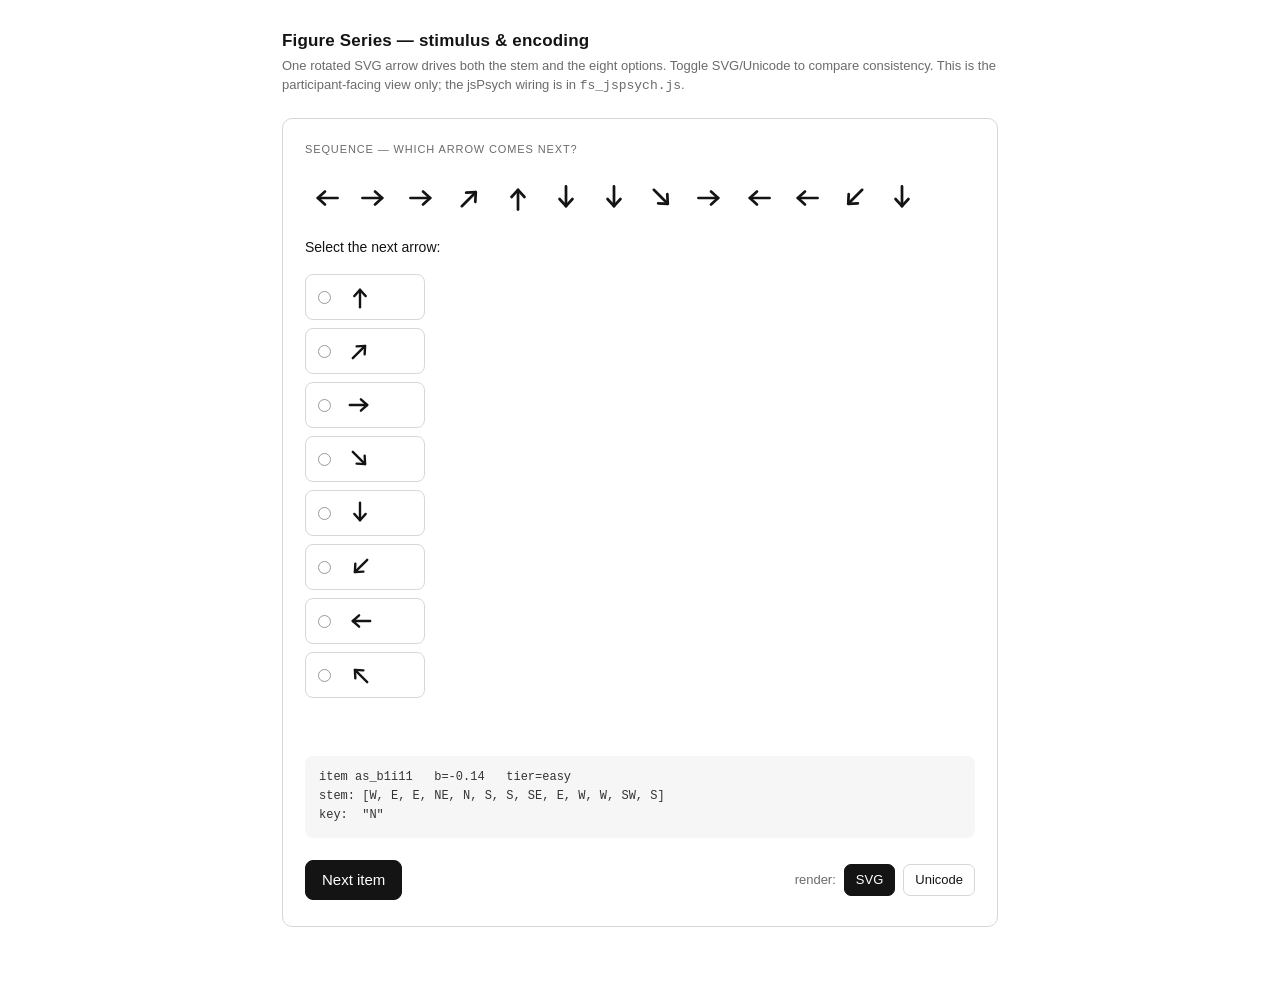
<file: fs_stimulus_demo.html>
<!DOCTYPE html>
<html lang="en">
<head>
<meta charset="utf-8">
<meta name="viewport" content="width=device-width, initial-scale=1">
<title>Figure Series — stimulus / encoding demo</title>
<style>
  :root { --ink:#141414; --line:#d7d7d7; --muted:#6b6b6b; --focus:#1f6feb; --ok:#1a7f37; --no:#b3261e; --bg:#fff; }
  * { box-sizing:border-box; }
  body { margin:0; background:var(--bg); color:var(--ink);
         font:0.9375rem/1.5 -apple-system,Segoe UI,Roboto,Helvetica,Arial,sans-serif; }
  .wrap { max-width:47.5rem; margin:0 auto; padding:1.75rem 1.375rem 4rem; }
  h1 { font-size:1.0625rem; font-weight:650; letter-spacing:.01em; margin:0 0 0.125rem; }
  .sub { color:var(--muted); margin:0 0 1.375rem; font-size:0.8125rem; }
  .card { border:1px solid var(--line); border-radius:0.625rem; padding:1.375rem 1.375rem 1.625rem; }
  .label { font-size:0.6875rem; text-transform:uppercase; letter-spacing:.08em; color:var(--muted); margin:0 0 0.625rem; }
  /* stem */
  .stem { display:flex; flex-wrap:wrap; gap:0.875rem; align-items:center; padding:0.875rem 0.25rem 1.375rem; }
  .stem .arrow { width:2.125rem; height:2.125rem; }
  .uni { font-size:1.875rem; line-height:2.125rem; width:2.125rem; height:2.125rem; text-align:center;
         font-variant-emoji:text; } /* request text, not emoji, presentation */
  .prompt { margin:0 0 1rem; font-size:0.875rem; }
  /* options — eight orientations in MITRE order, radio-style */
  .opts { display:flex; flex-direction:column; gap:0.5rem; max-width:7.5rem; }
  .opt { display:flex; align-items:center; gap:0.875rem; padding:0.4375rem 0.75rem; cursor:pointer;
         border:1px solid var(--line); border-radius:0.5rem; background:#fff;
         font:inherit; color:inherit; text-align:left; transition:border-color .12s,background .12s; }
  .opt:hover { border-color:#aaa; background:#fafafa; }
  .opt:focus-visible { outline:2px solid var(--focus); outline-offset:2px; }
  .opt .dot { width:0.8125rem; height:0.8125rem; border:1.5px solid #9a9a9a; border-radius:50%; flex:0 0 auto; }
  .opt[aria-checked="true"] .dot { border-color:var(--ink); box-shadow:inset 0 0 0 3px var(--ink); }
  .opt .arrow { width:1.875rem; height:1.875rem; }
  .opt .uni { font-size:1.625rem; width:1.875rem; height:1.875rem; line-height:1.875rem; }
  .opt:disabled { cursor:default; opacity:.85; }
  .opt.correct { border-color:var(--ok); background:#eef7f0; }
  .opt.wrong   { border-color:var(--no); background:#fceeed; }
  /* feedback + data */
  .fb { margin-top:1.125rem; font-size:0.875rem; min-height:1.375rem; }
  .fb b.ok { color:var(--ok); } .fb b.no { color:var(--no); }
  .data { margin-top:1.125rem; padding:0.75rem 0.875rem; background:#f6f6f6; border-radius:0.5rem;
          font:0.75rem/1.6 ui-monospace,SFMono-Regular,Menlo,Consolas,monospace; color:#333; white-space:pre-wrap; }
  .bar { display:flex; gap:1.125rem; align-items:center; margin-top:1.375rem; flex-wrap:wrap; }
  button.act { font:inherit; padding:0.5rem 1rem; border:1px solid var(--ink); border-radius:0.5rem;
               background:var(--ink); color:#fff; cursor:pointer; }
  button.act:focus-visible { outline:2px solid var(--focus); outline-offset:2px; }
  .toggle { display:flex; gap:0.5rem; align-items:center; color:var(--muted); font-size:0.8125rem; margin-left:auto; }
  .toggle button { font:inherit; padding:0.3125rem 0.6875rem; border:1px solid var(--line); background:#fff; border-radius:0.4375rem; cursor:pointer; color:var(--ink); }
  .toggle button[aria-pressed="true"] { background:var(--ink); color:#fff; border-color:var(--ink); }
  @media (prefers-reduced-motion: reduce) { * { transition:none !important; } }
</style>
</head>
<body>
<div class="wrap">
  <h1>Figure Series — stimulus &amp; encoding</h1>
  <p class="sub">One rotated SVG arrow drives both the stem and the eight options. Toggle SVG/Unicode to compare consistency. This is the participant-facing view only; the jsPsych wiring is in <code>fs_jspsych.js</code>.</p>

  <div class="card">
    <p class="label" id="stemlabel">Sequence — which arrow comes next?</p>
    <div class="stem" id="stem" aria-labelledby="stemlabel"></div>

    <p class="prompt">Select the next arrow:</p>
    <div class="opts" id="opts" role="radiogroup" aria-label="Answer options"></div>

    <div class="fb" id="fb" aria-live="polite"></div>
    <div class="data" id="data"></div>

    <div class="bar">
      <button class="act" id="next">Next item</button>
      <span class="toggle">render:
        <button id="svgBtn" aria-pressed="true">SVG</button>
        <button id="uniBtn" aria-pressed="false">Unicode</button>
      </span>
    </div>
  </div>
</div>

<script>
/* ---- 8 canonical directions, clockwise from North. Option order = MITRE order. ---- */
const DIRS = [
  { code:"N",  deg:0,   uni:"\u2191", name:"up" },
  { code:"NE", deg:45,  uni:"\u2197", name:"up-right" },
  { code:"E",  deg:90,  uni:"\u2192", name:"right" },
  { code:"SE", deg:135, uni:"\u2198", name:"down-right" },
  { code:"S",  deg:180, uni:"\u2193", name:"down" },
  { code:"SW", deg:225, uni:"\u2199", name:"down-left" },
  { code:"W",  deg:270, uni:"\u2190", name:"left" },
  { code:"NW", deg:315, uni:"\u2196", name:"up-left" },
];
const byCode = Object.fromEntries(DIRS.map((d,i)=>[d.code,{...d,index:i}]));

/* One arrow, pointing up, rotated by the direction's degrees. Font-free + pixel-consistent. */
function arrowSVG(code, px) {
  const d = byCode[code];
  return `<svg class="arrow" width="${px}" height="${px}" viewBox="0 0 100 100" aria-hidden="true">
    <g transform="rotate(${d.deg} 50 50)" fill="none" stroke="currentColor"
       stroke-width="8" stroke-linecap="round" stroke-linejoin="round">
      <line x1="50" y1="84" x2="50" y2="26"/>
      <polyline points="31,47 50,26 69,47"/>
    </g></svg>`;
}
const glyph = (code, mode) =>
  mode === "uni" ? `<span class="uni" aria-hidden="true">${byCode[code].uni}</span>` : arrowSVG(code, 30);

/* ---- Demo items (real MITRE Form-1 items, arrows recovered as Unicode → direction codes) ---- */
const ITEMS = [
  { ref:"as_b1i11", b:-0.14, tier:"easy",
    stem:["W","E","E","NE","N","S","S","SE","E","W","W","SW","S"], key:"N" },
  { ref:"as_b1i2",  b:-0.62, tier:"easy",
    stem:["S","NW","SE","W","NW","SE","N","NW","SE"], key:"E" },
];

let idx = 0, mode = "svg", t0 = 0, answered = false;

function render() {
  const it = ITEMS[idx]; answered = false; t0 = performance.now();
  // stem
  document.getElementById("stem").innerHTML =
    it.stem.map(c => mode === "uni"
      ? `<span class="uni" aria-hidden="true">${byCode[c].uni}</span>`
      : arrowSVG(c, 34)).join("");
  // options
  const opts = document.getElementById("opts");
  opts.innerHTML = DIRS.map(d =>
    `<button class="opt" role="radio" aria-checked="false" data-code="${d.code}"
       aria-label="${d.name}"><span class="dot"></span>${glyph(d.code, mode)}</button>`).join("");
  opts.querySelectorAll(".opt").forEach(b => b.addEventListener("click", () => choose(b, it)));
  document.getElementById("fb").textContent = "";
  document.getElementById("data").textContent =
    `item ${it.ref}   b=${it.b}   tier=${it.tier}\nstem: [${it.stem.join(", ")}]\nkey:  "${it.key}"`;
}

function choose(btn, it) {
  if (answered) return;
  answered = true;
  const rt = Math.round(performance.now() - t0);
  const chosen = btn.dataset.code;
  const correct = chosen === it.key;
  document.querySelectorAll(".opt").forEach(b => {
    b.disabled = true; b.setAttribute("aria-checked", b.dataset.code === chosen ? "true" : "false");
    if (b.dataset.code === it.key) b.classList.add("correct");
    if (b.dataset.code === chosen && !correct) b.classList.add("wrong");
  });
  document.getElementById("fb").innerHTML = correct
    ? `<b class="ok">Correct.</b> chosen <code>${chosen}</code> · RT ${rt} ms`
    : `<b class="no">Incorrect.</b> chosen <code>${chosen}</code>, key <code>${it.key}</code> · RT ${rt} ms`;
  document.getElementById("data").textContent +=
    `\n\nrecorded → { response:"${chosen}", correct:${correct}, rt:${rt} }`;
}

document.getElementById("next").addEventListener("click", () => { idx = (idx + 1) % ITEMS.length; render(); });
function setMode(m){ mode=m;
  svgBtn.setAttribute("aria-pressed", m==="svg"); uniBtn.setAttribute("aria-pressed", m==="uni"); render(); }
document.getElementById("svgBtn").addEventListener("click", ()=>setMode("svg"));
document.getElementById("uniBtn").addEventListener("click", ()=>setMode("uni"));
render();
</script>
</body>
</html>
</file>
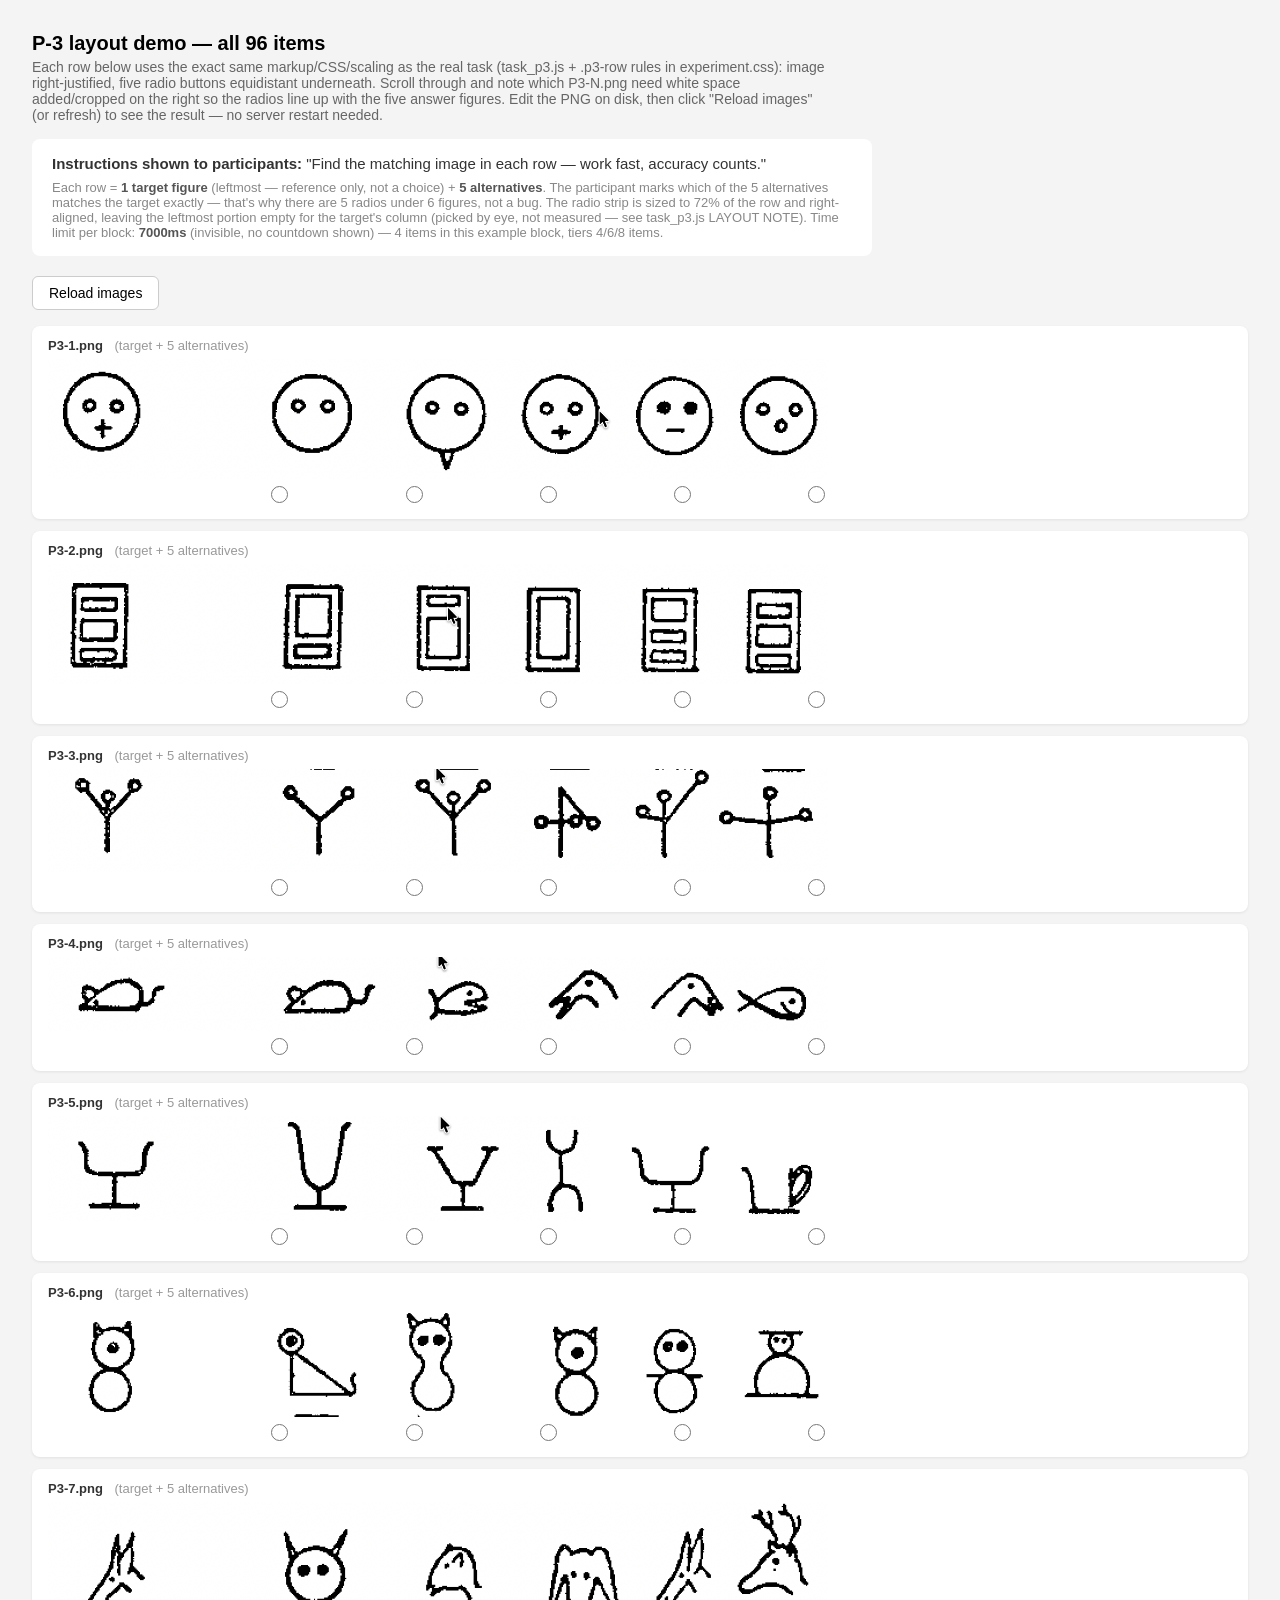
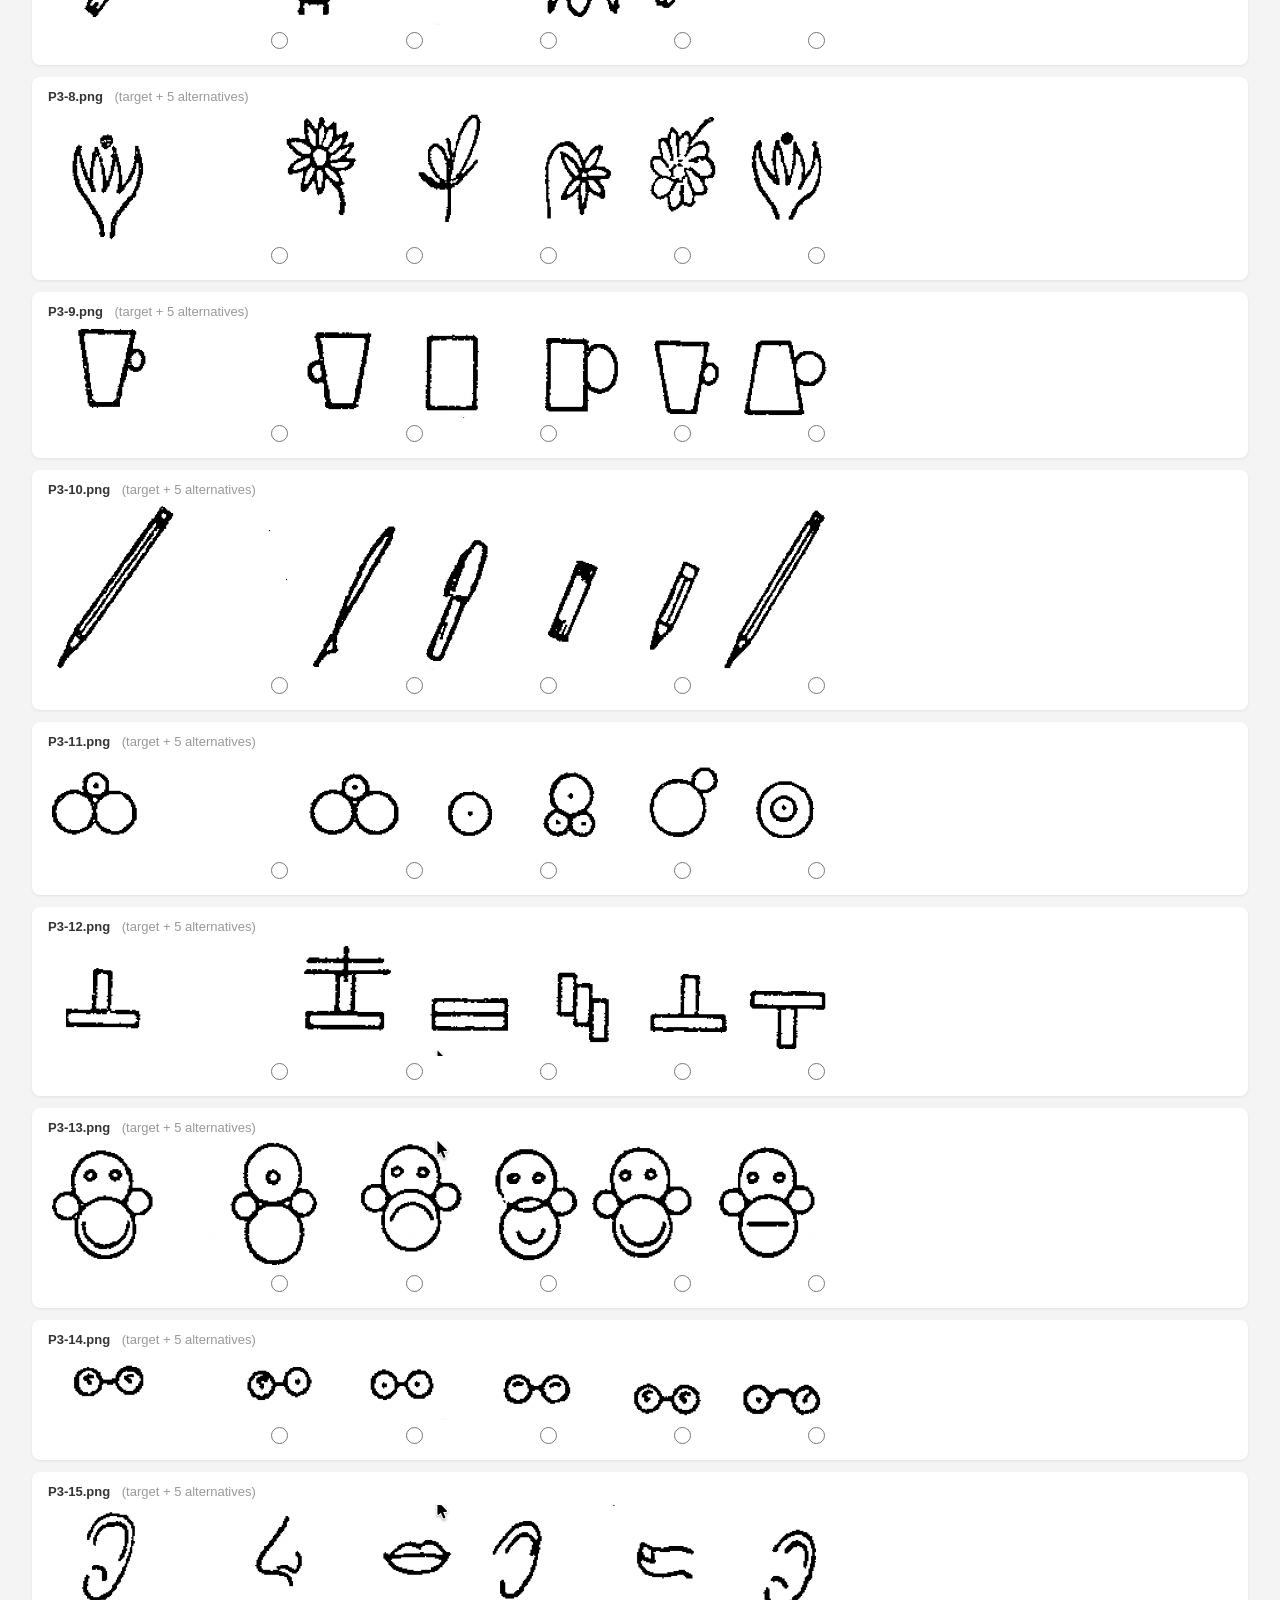
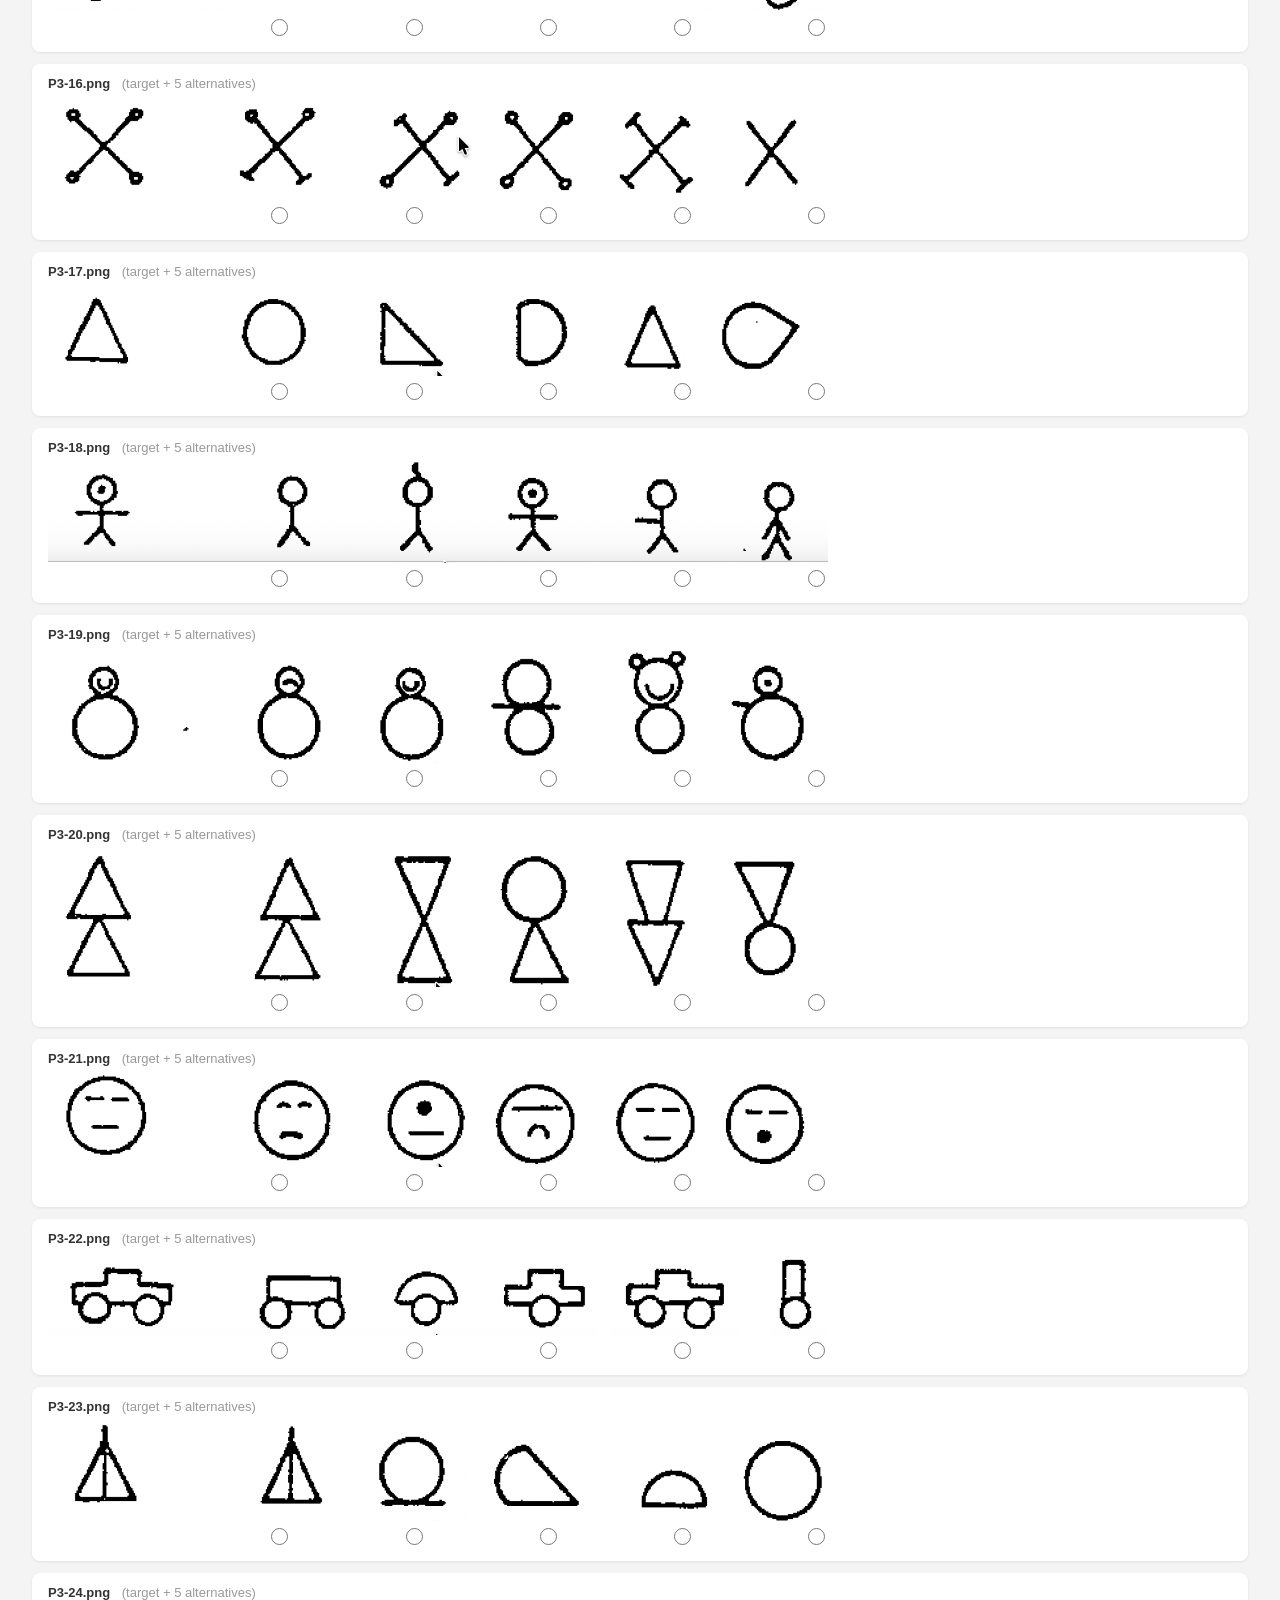
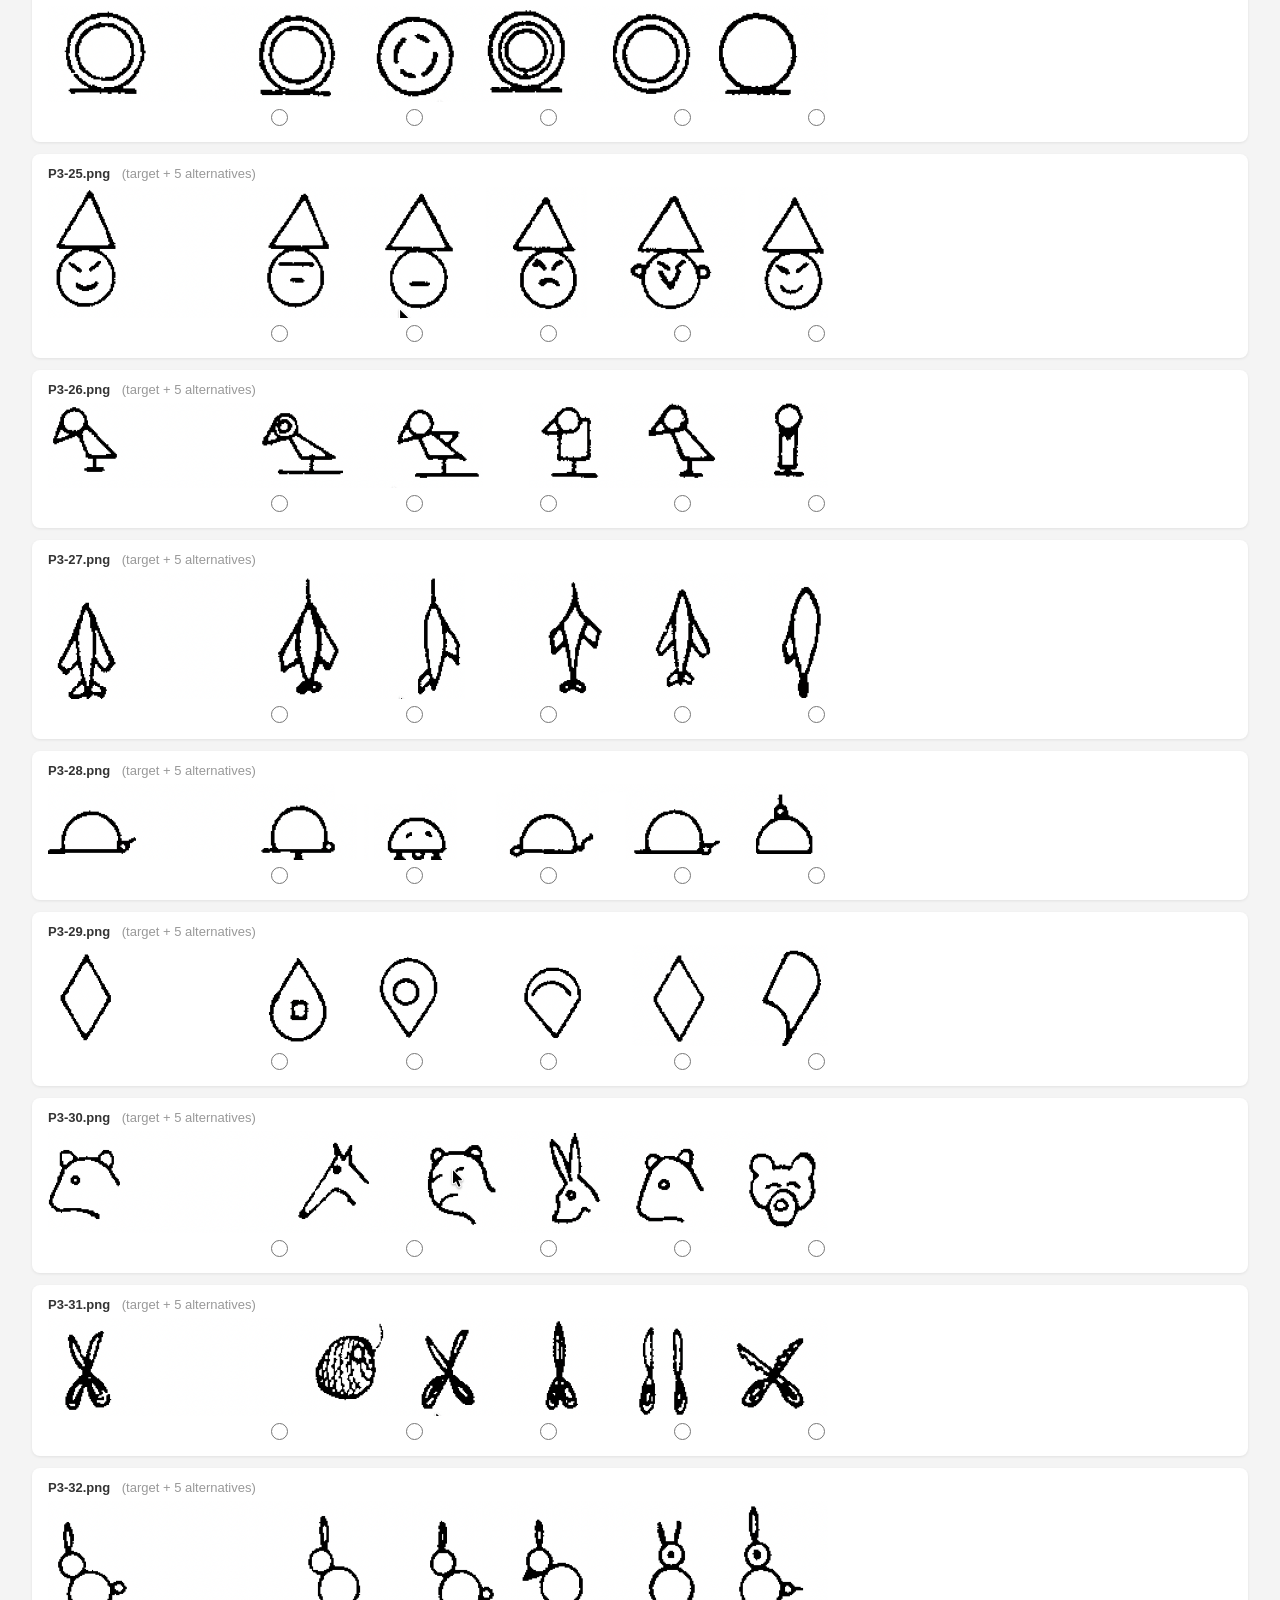
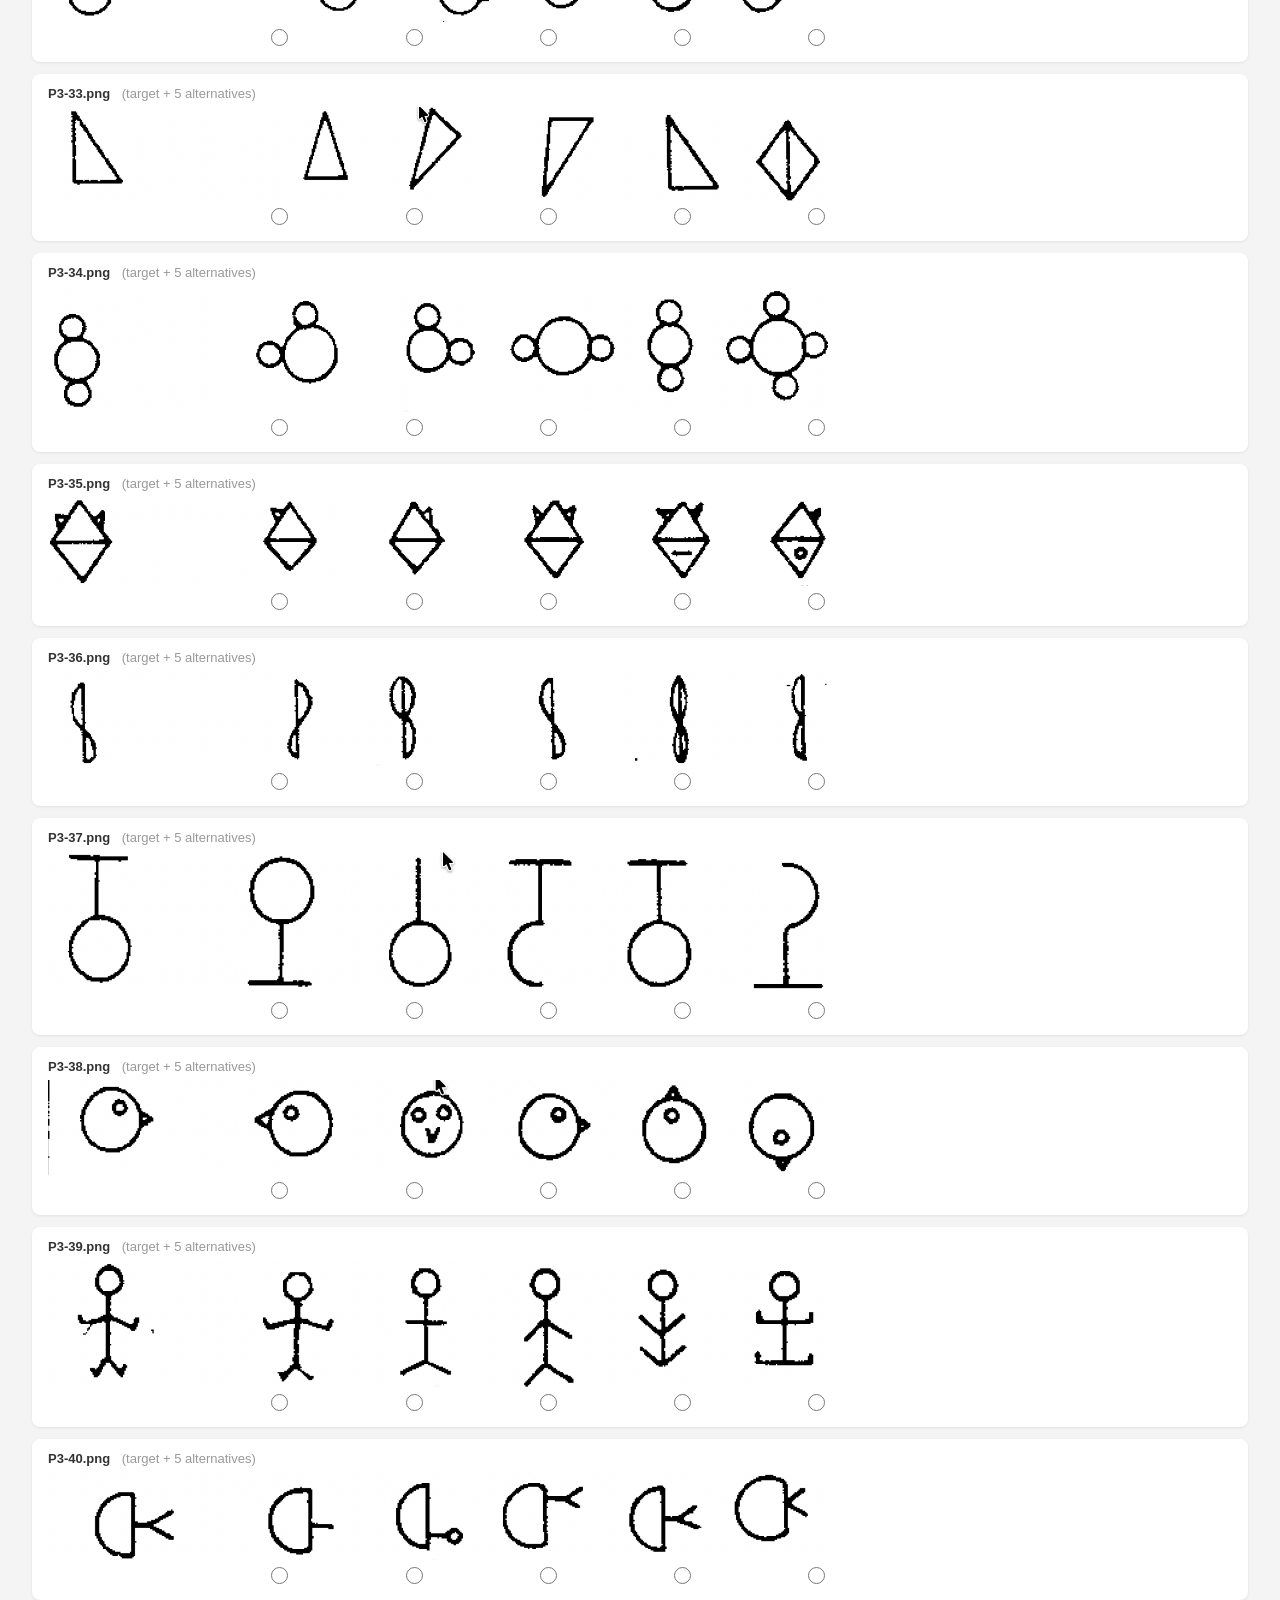
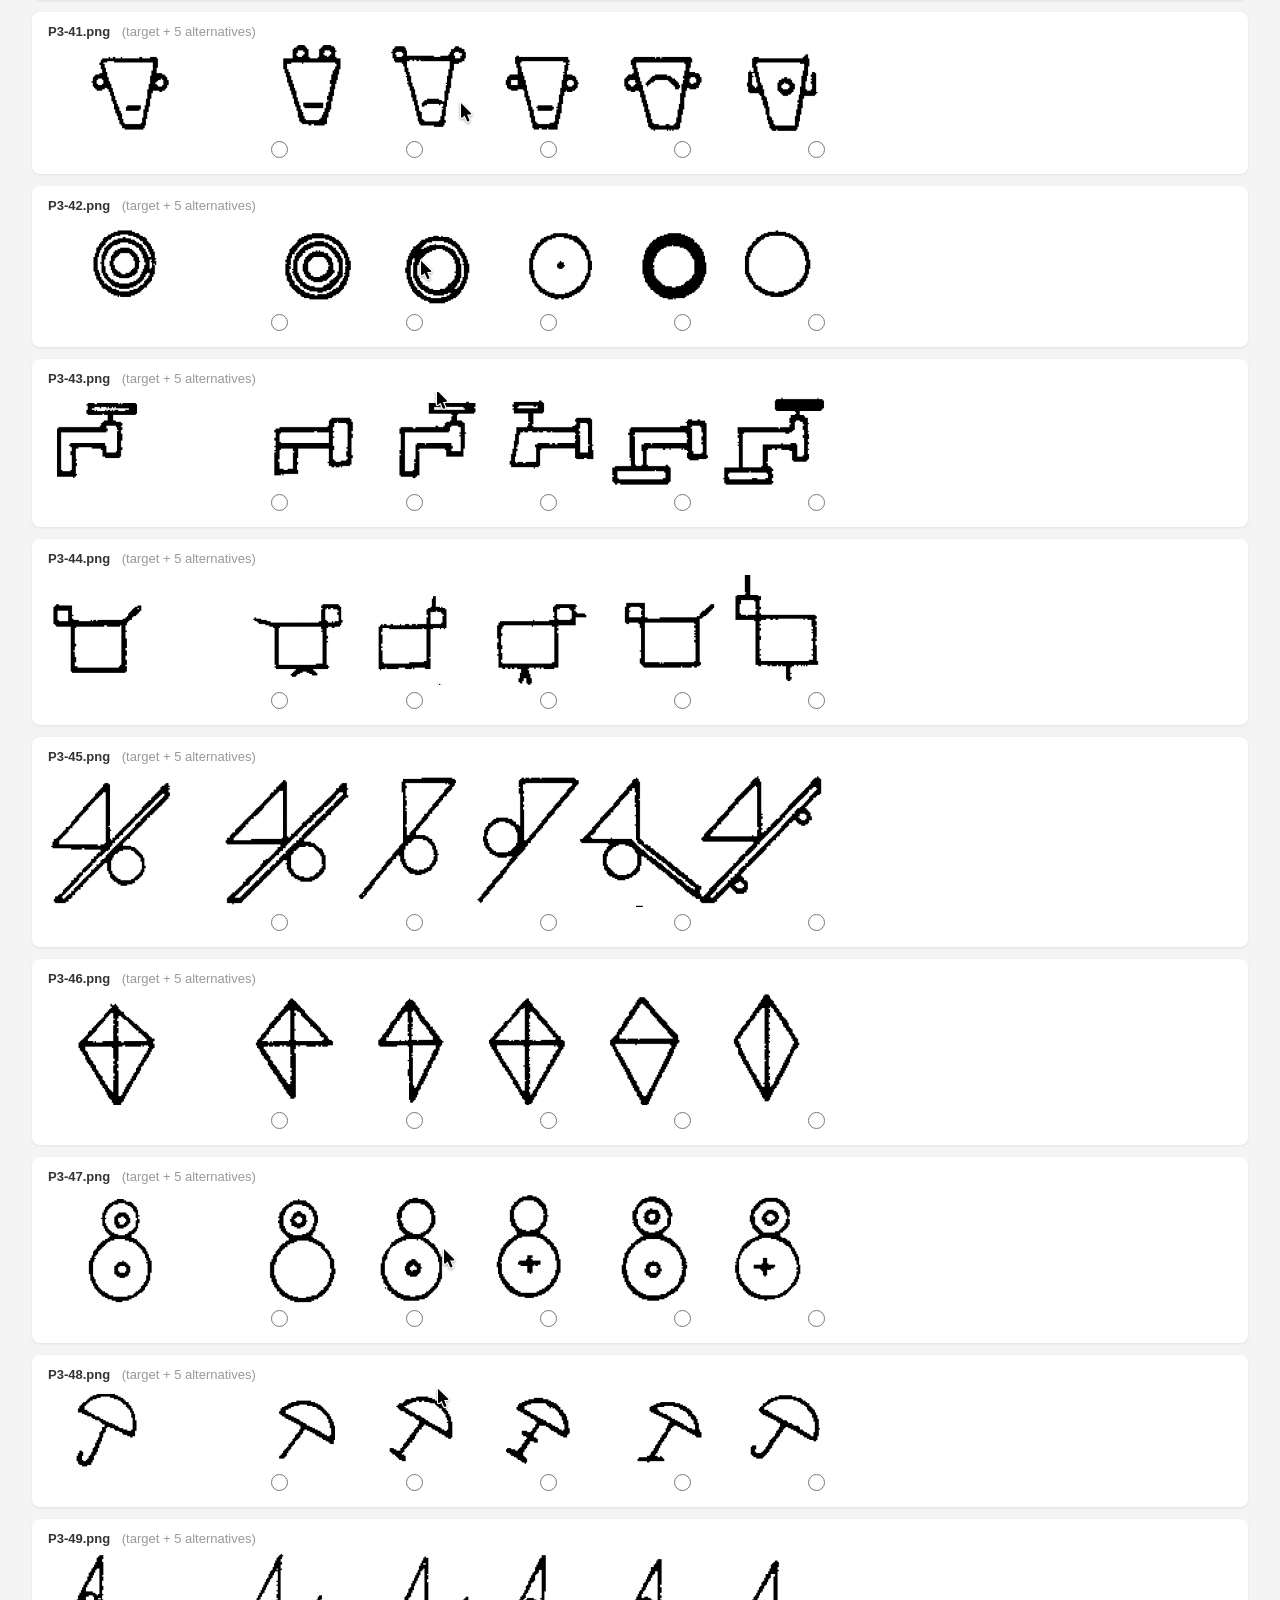
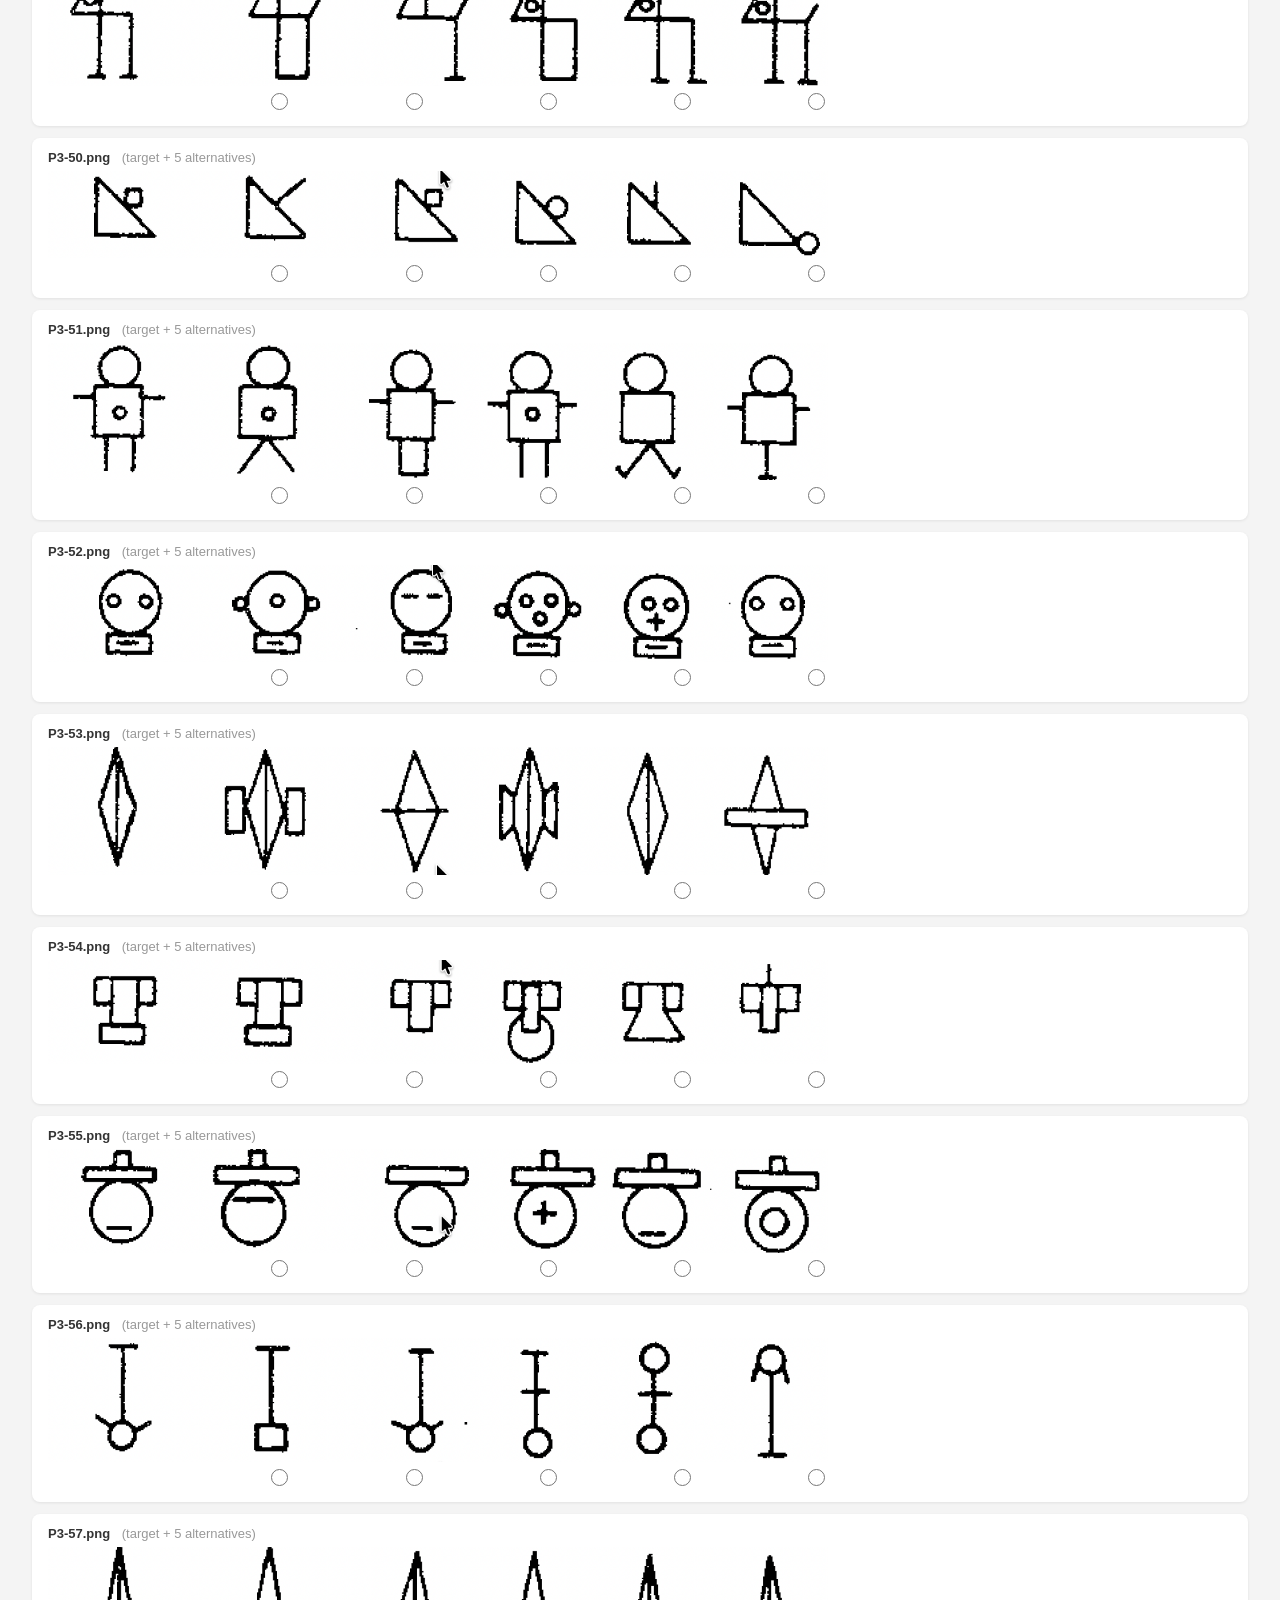
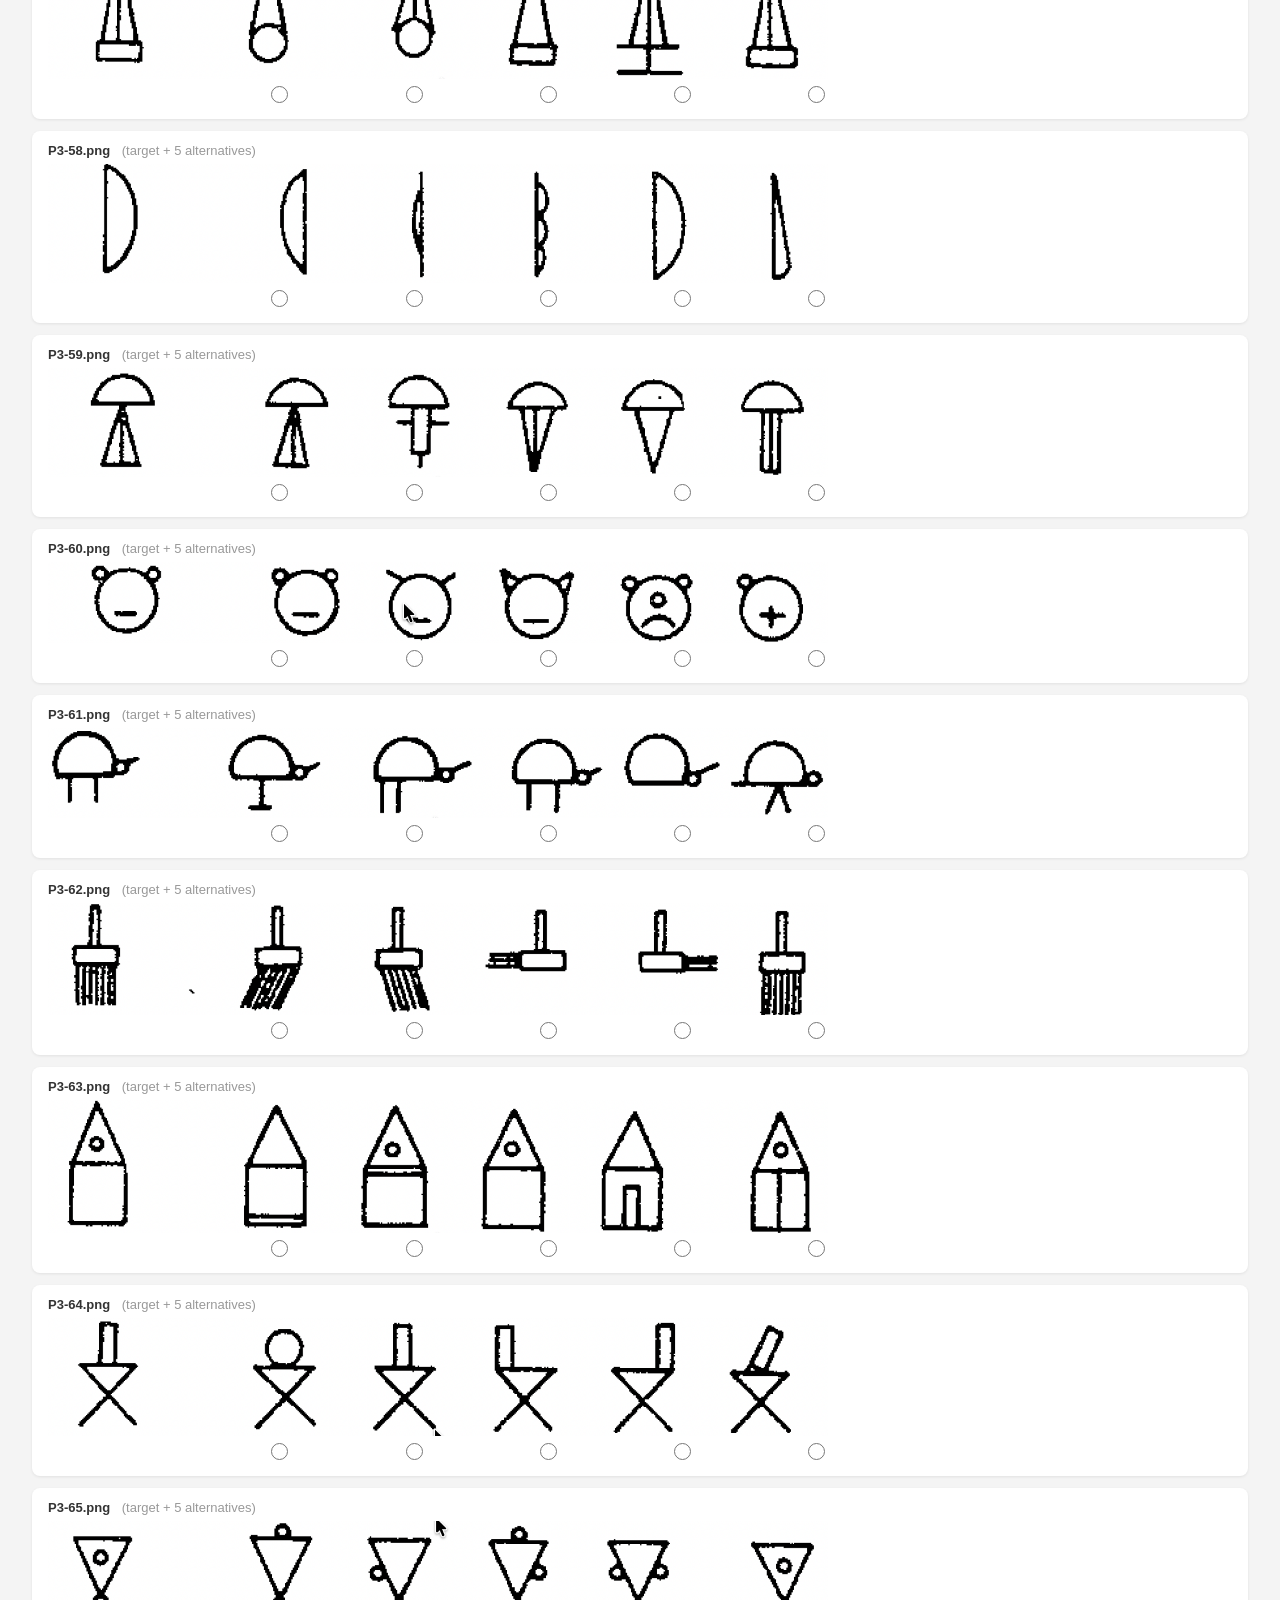
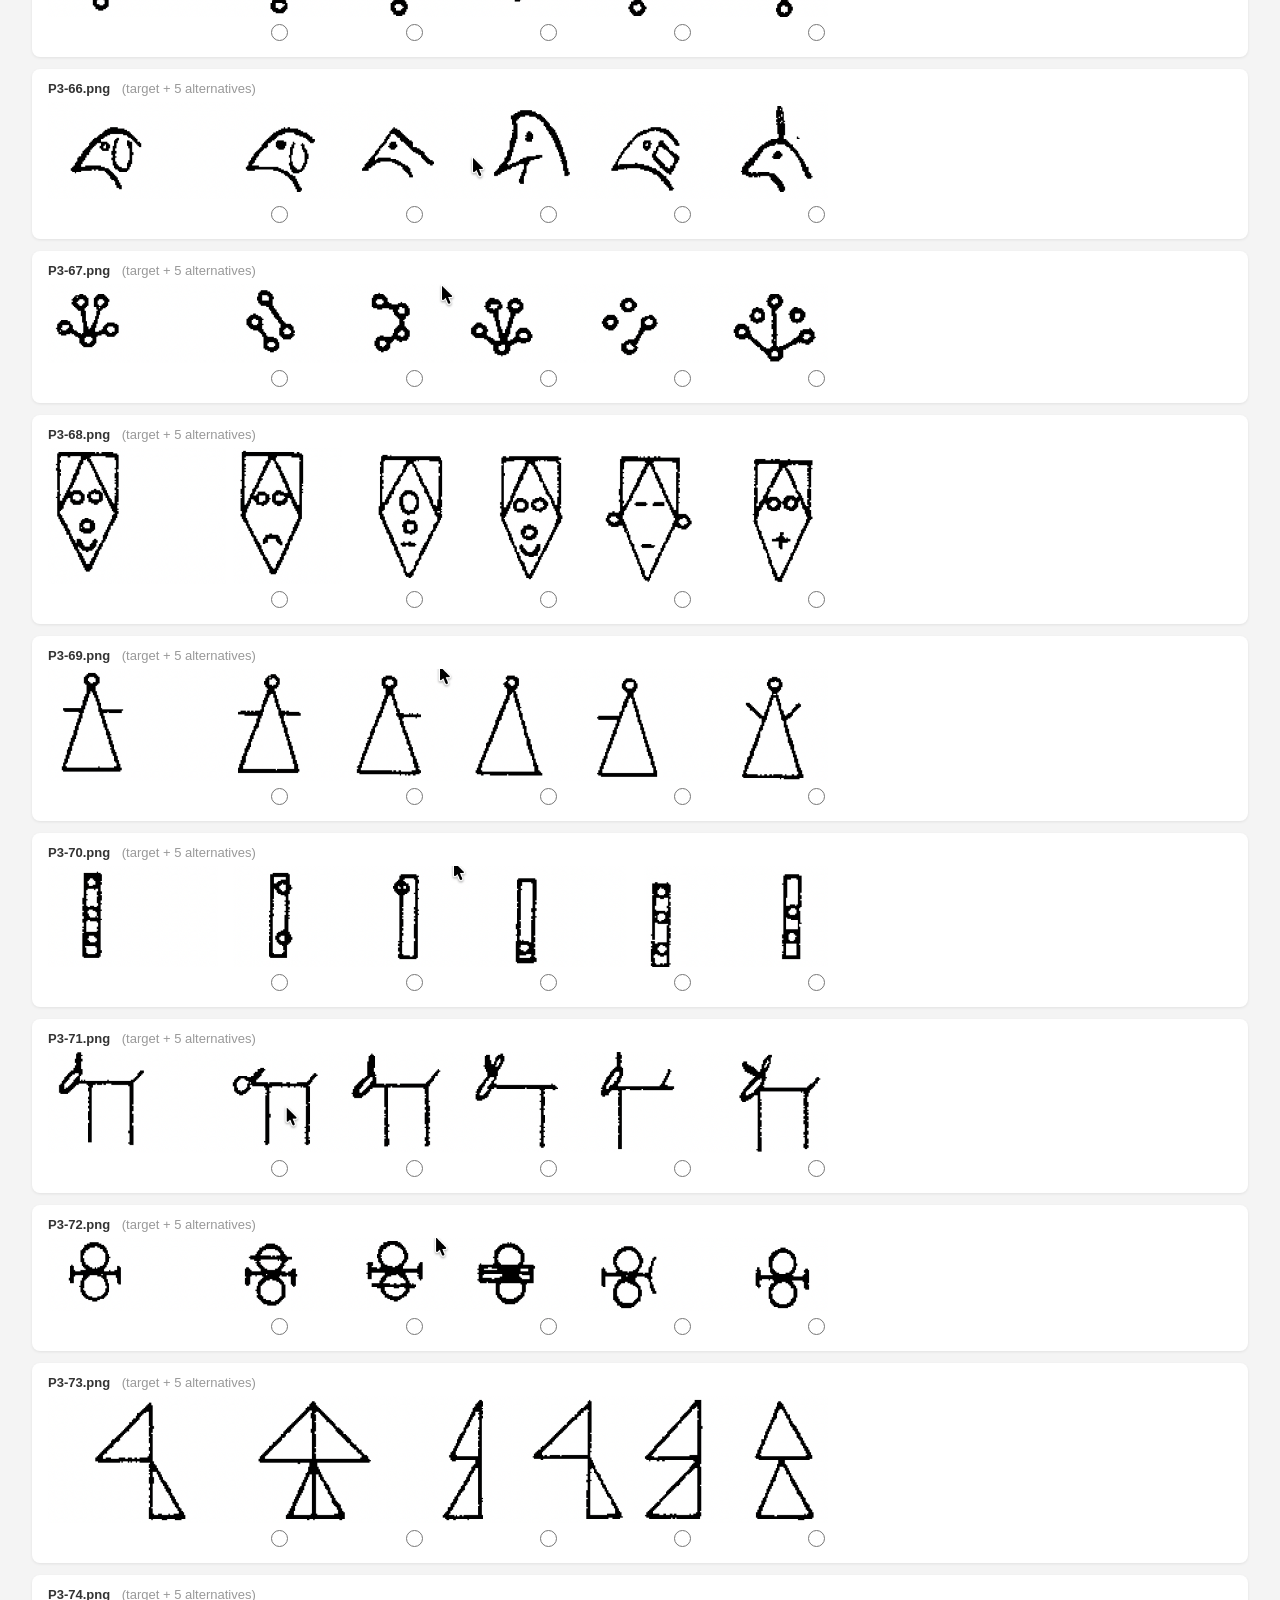
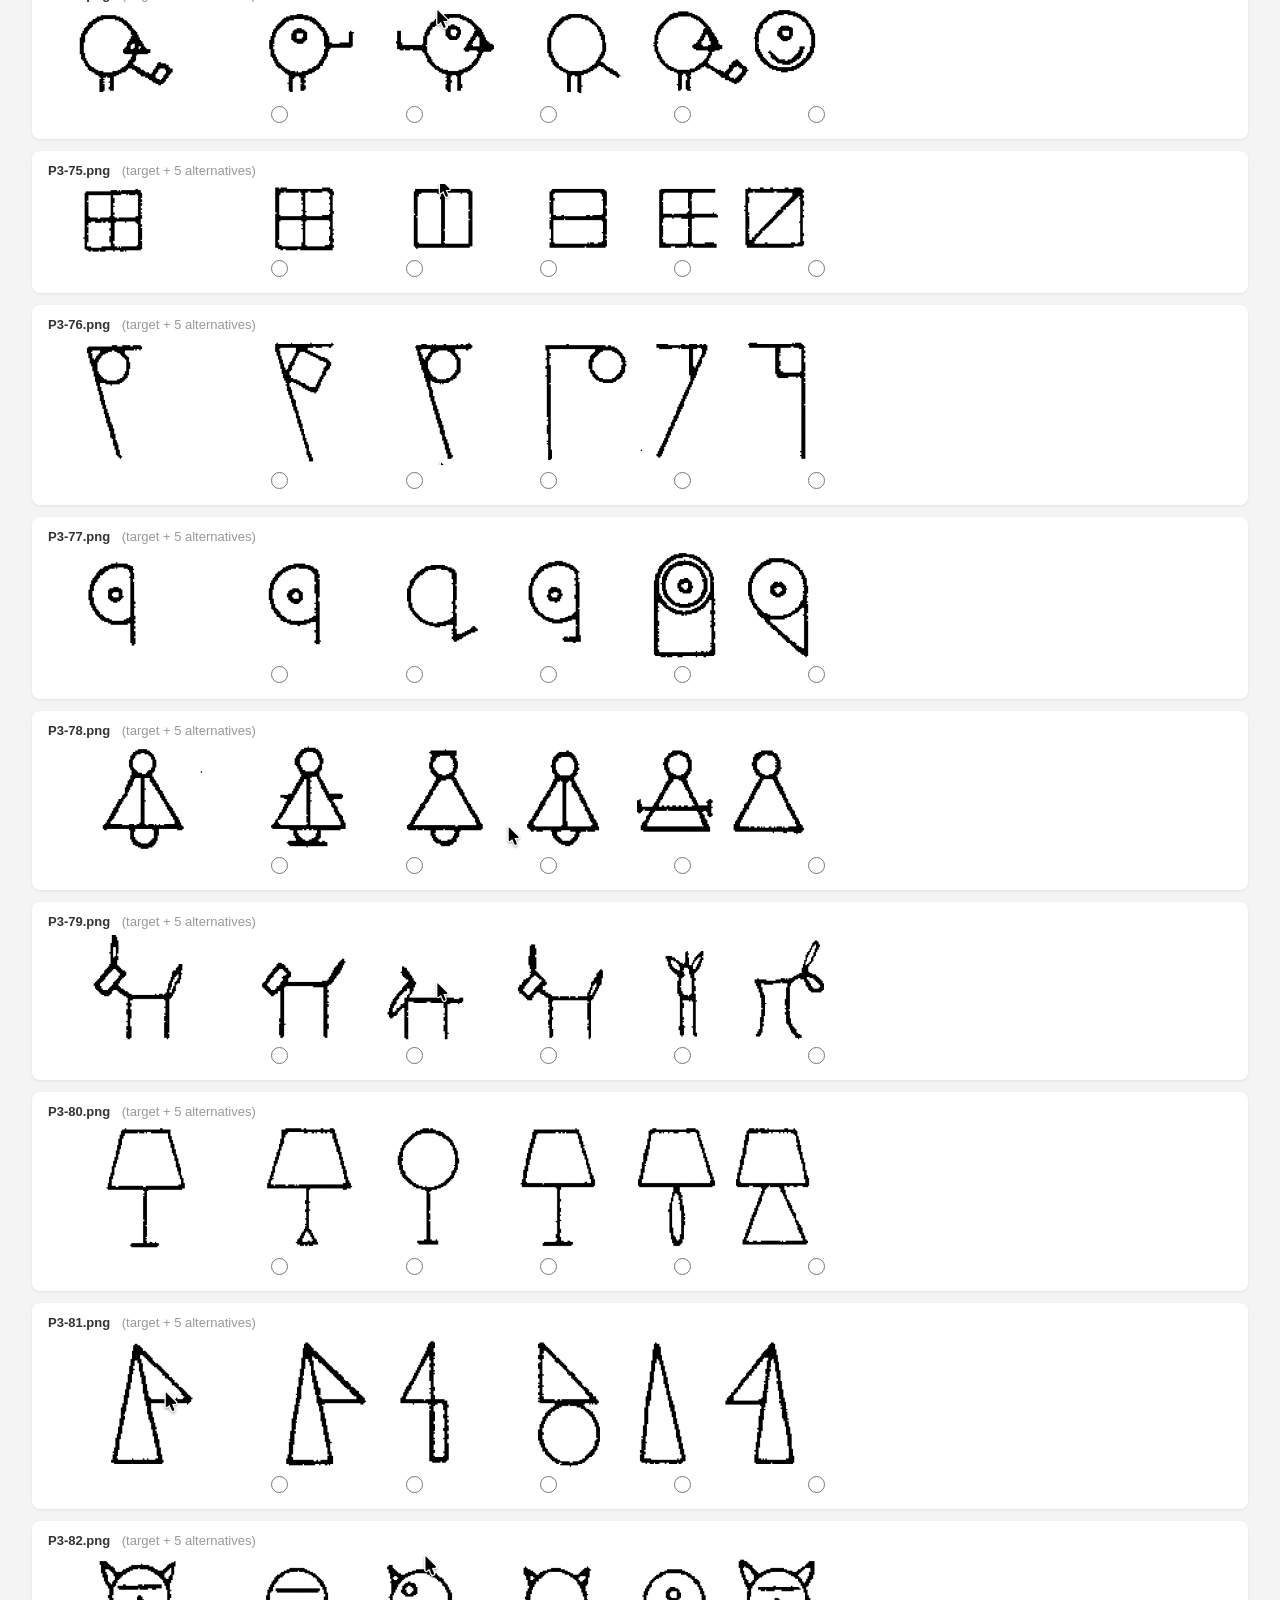
<file: tools/p3_layout_demo.html>
<!doctype html>
<html lang="en">
  <head>
    <meta charset="UTF-8" />
    <title>P-3 layout demo — all 96 items</title>
    <link rel="stylesheet" href="../css/experiment.css" />
    <style>
      /* demo-page chrome only — .p3-row / .p3-row-image / .p3-row-radios below
     come straight from experiment.css, so this IS what production renders. */
      body {
        background: #f4f4f4;
        padding: 1.5rem;
      }
      h1 {
        font-size: 1.25rem;
        margin: 0 0 0.25rem;
      }
      p.sub {
        color: #666;
        font-size: 0.875rem;
        margin: 0 0 1rem;
        max-width: 50rem;
      }
      #controls {
        margin-bottom: 1rem;
      }
      #controls button {
        padding: 0.5rem 1rem;
        font-size: 0.875rem;
        cursor: pointer;
        border: 1px solid #ccc;
        border-radius: 0.375rem;
        background: #fff;
      }
      /* mock-up of the real task's prime/task-instructions text, for context —
     not part of .p3-row, just this demo page's chrome */
      #task-context {
        background: #fff;
        border-radius: 0.5rem;
        padding: 1rem 1.25rem;
        margin-bottom: 1.25rem;
        font-size: 0.9375rem;
        color: #333;
        max-width: 50rem;
      }
      #task-context .kv {
        font-size: 0.8125rem;
        color: #888;
        margin-top: 0.5rem;
      }
      #task-context .kv b {
        color: #555;
      }
      .demo-item {
        background: #fff;
        border-radius: 0.5rem;
        margin-bottom: 0.75rem;
        padding: 0.75rem 1rem 1rem;
        box-shadow: 0 1px 3px rgba(0, 0, 0, 0.08);
      }
      .demo-label {
        font-size: 0.8125rem;
        font-weight: 700;
        color: #333;
        margin-bottom: 0.375rem;
      }
      .demo-label .hint {
        font-weight: 400;
        color: #999;
        margin-left: 0.5rem;
      }
      #task-screen {
        max-width: 48.75rem;
        padding: 0;
        margin: 0;
      }
    </style>
  </head>
  <body>
    <h1>P-3 layout demo — all 96 items</h1>
    <p class="sub">
      Each row below uses the exact same markup/CSS/scaling as the real task
      (task_p3.js + .p3-row rules in experiment.css): image right-justified,
      five radio buttons equidistant underneath. Scroll through and note which
      P3-N.png need white space added/cropped on the right so the radios line up
      with the five answer figures. Edit the PNG on disk, then click "Reload
      images" (or refresh) to see the result — no server restart needed.
    </p>

    <div id="task-context">Loading task context…</div>

    <div id="controls"><button id="reload">Reload images</button></div>
    <div id="list"></div>

    <script type="module">
      import { P3_SUBBANK, P3_CALIBRATION } from "../stimuli/p3_bank.js";

      const TOTAL = 96;
      const IMG_DIR = "../stimuli/ets/P3";

      // Pull instructions/timing straight from the real bank so this can't drift
      // out of sync with what participants actually see.
      const sample = P3_SUBBANK[0];
      document.getElementById("task-context").innerHTML = `
  <div><b>Instructions shown to participants:</b> "${sample.instructions}"</div>
  <div class="kv">
    Each row = <b>1 target figure</b> (leftmost — reference only, not a choice)
    + <b>5 alternatives</b>. The participant marks which of the 5 alternatives
    matches the target exactly — that's why there are 5 radios under 6
    figures, not a bug. The radio strip is sized to ${Math.round(0.72 * 100)}% of the
    row and right-aligned, leaving the leftmost portion empty for the
    target's column (picked by eye, not measured — see task_p3.js LAYOUT
    NOTE). Time limit per block:
    <b>${sample.stimulus.limitMs}ms</b> (invisible, no countdown shown) —
    ${sample.stimulus.block.n} items in this example block, tiers 4/6/8 items.
  </div>`;

      function buildRow(id) {
        const wrap = document.createElement("div");
        wrap.className = "demo-item";
        wrap.innerHTML = `
    <div class="demo-label">P3-${id}.png <span class="hint">(target + 5 alternatives)</span></div>
    <div id="task-screen">
      <div class="p3-row" data-row="${id}">
        <div class="p3-row-image"><img src="${IMG_DIR}/P3-${id}.png" alt="P3-${id}"></div>
        <div class="p3-row-radios">
          ${[1, 2, 3, 4, 5]
            .map(
              (n) => `
            <label class="p3-radio-label">
              <input type="radio" name="p3_demo_${id}" value="${n}">
            </label>`,
            )
            .join("")}
        </div>
      </div>
    </div>`;
        return wrap;
      }

      // Same sizing logic as task_p3.js on_load: scale the image down to fit
      // #task-screen if it's wider than native, then size the radio strip to
      // ALT_REGION_FRACTION of the image's RENDERED (post-scale) width, right-
      // aligned — leaves the leftmost slice (the target figure's column) empty
      // instead of spreading radios across it. See task_p3.js's LAYOUT NOTE.
      const ALT_REGION_FRACTION = 0.72;
      function sizeRow(row) {
        const img = row.querySelector(".p3-row-image img");
        const cell = row.querySelector(".p3-row-image");
        const radios = row.querySelector(".p3-row-radios");
        const apply = () => {
          img.style.zoom = 1;
          const available = cell.clientWidth;
          if (img.naturalWidth > available)
            img.style.zoom = available / img.naturalWidth;
          radios.style.width = `${img.getBoundingClientRect().width * ALT_REGION_FRACTION}px`;
        };
        if (img.complete && img.naturalWidth) apply();
        else img.addEventListener("load", apply, { once: true });
      }

      function renderAll(bust) {
        const list = document.getElementById("list");
        list.innerHTML = "";
        for (let id = 1; id <= TOTAL; id++) {
          const row = buildRow(id);
          if (bust) row.querySelector("img").src += `?t=${bust}`;
          list.appendChild(row);
          sizeRow(row.querySelector(".p3-row"));
        }
      }

      document
        .getElementById("reload")
        .addEventListener("click", () => renderAll(Date.now()));
      renderAll();
    </script>
  </body>
</html>
</file>
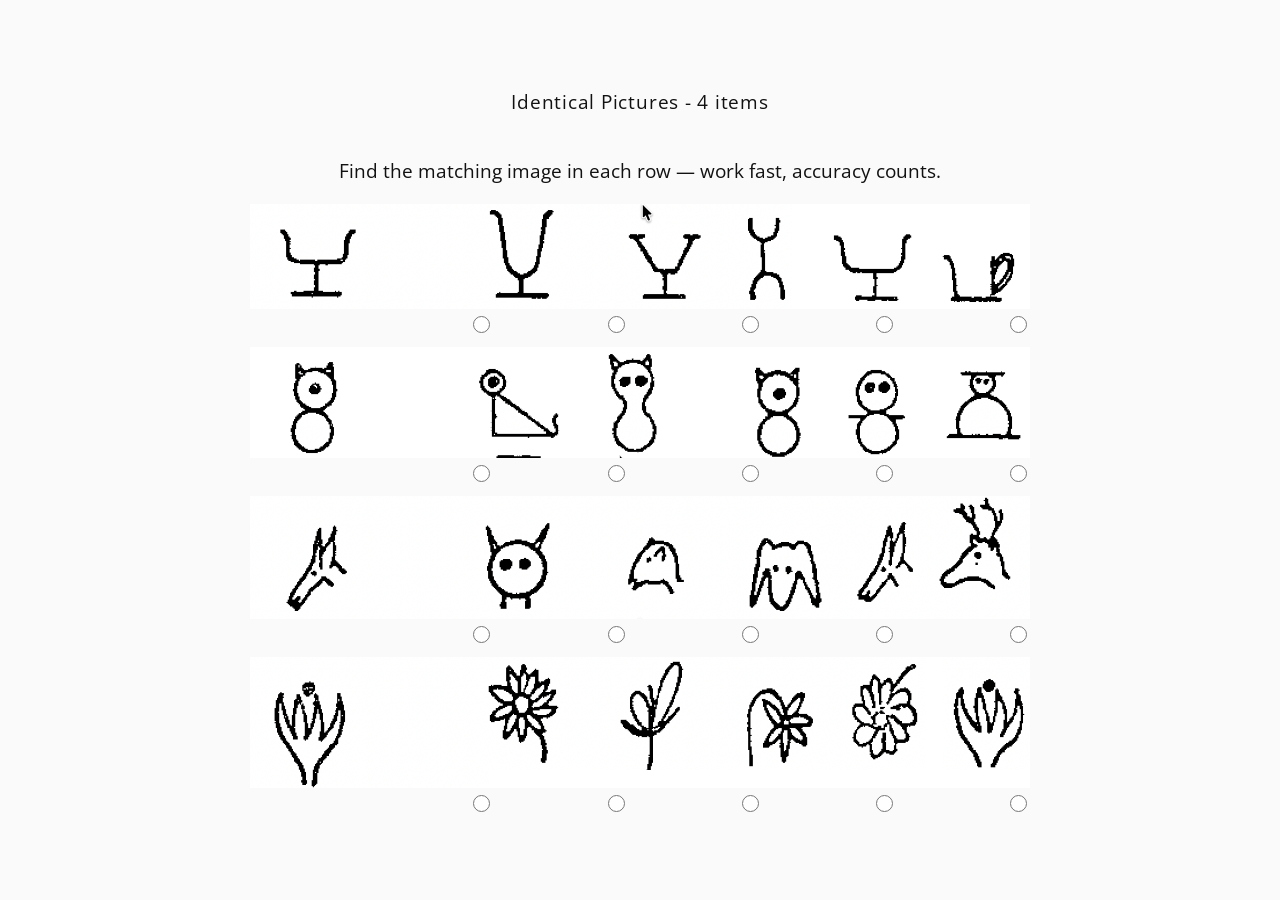
<file: tools/p3_test_easy.html>
<!doctype html>
<html lang="en">
  <head>
    <meta charset="UTF-8" />
    <title>P-3 test — easy (4 rows)</title>
    <script src="../jspsych/jspsych.js"></script>
    <script src="../jspsych/plugin-html-keyboard-response.js"></script>
    <link rel="stylesheet" href="../jspsych/jspsych.css" />
    <link rel="stylesheet" href="../css/experiment.css" />
    <style>
      #result-wrap { max-width: 40rem; margin: 3rem auto; padding: 0 1.25rem; text-align: center; }
      #result-wrap h2 { font-size: 1.25rem; }
      #result-wrap pre { text-align: left; background: #f4f4f4; padding: 1rem; border-radius: 0.5rem; overflow-x: auto; }
      #result-wrap a { display: inline-block; margin-top: 1rem; }
    </style>
  </head>
  <body></body>
  <script type="module">
    import { P3_SUBBANK } from "../stimuli/p3_bank.js";
    import { trial, session } from "../js/state.js";
    import { resetTrialBuffers } from "../js/tracking.js";
    import { createP3Block } from "../js/tasks/task_p3.js";

    window.TRIAL_BANK_FULL = [...P3_SUBBANK];
    resetTrialBuffers();
    session.trialOrdinal = 0;
    session.trialStartMs = performance.now();

    const TIER = "easy"; // change to "mid" / "hard" if you copy this file
    const task = P3_SUBBANK.find((x) => x.difficultyTier === TIER);
    // task_p3.js renders each item's .file verbatim as an <img src>; the bank
    // stores paths relative to the project root (e.g. "stimuli/ets/P3/..."),
    // but this page lives in tools/, so rewrite them relative to here.
    task.stimulus.block.items.forEach((it) => { it.file = "../" + it.file; });
    trial.currentSelection = { bankId: task.id, honestFeedback: true };

    const { p3BlockStart, p3PageNode, p3BlockEnd } = createP3Block();
    const timeline = [p3BlockStart, p3PageNode, p3BlockEnd, {
      type: jsPsychHtmlKeyboardResponse,
      stimulus: () => `
        <div id="result-wrap">
          <h2>Done — ${TIER} (${task.stimulus.block.n} rows, ${task.stimulus.limitMs}ms limit)</h2>
          <pre>${JSON.stringify(trial.currentRealPerf, null, 2)}</pre>
          <a href="javascript:location.reload()">Try again</a>
        </div>`,
      choices: "NO_KEYS",
      trial_duration: 999999,
    }];

    const jsPsych = initJsPsych();
    jsPsych.run(timeline);
  </script>
</html>
</file>
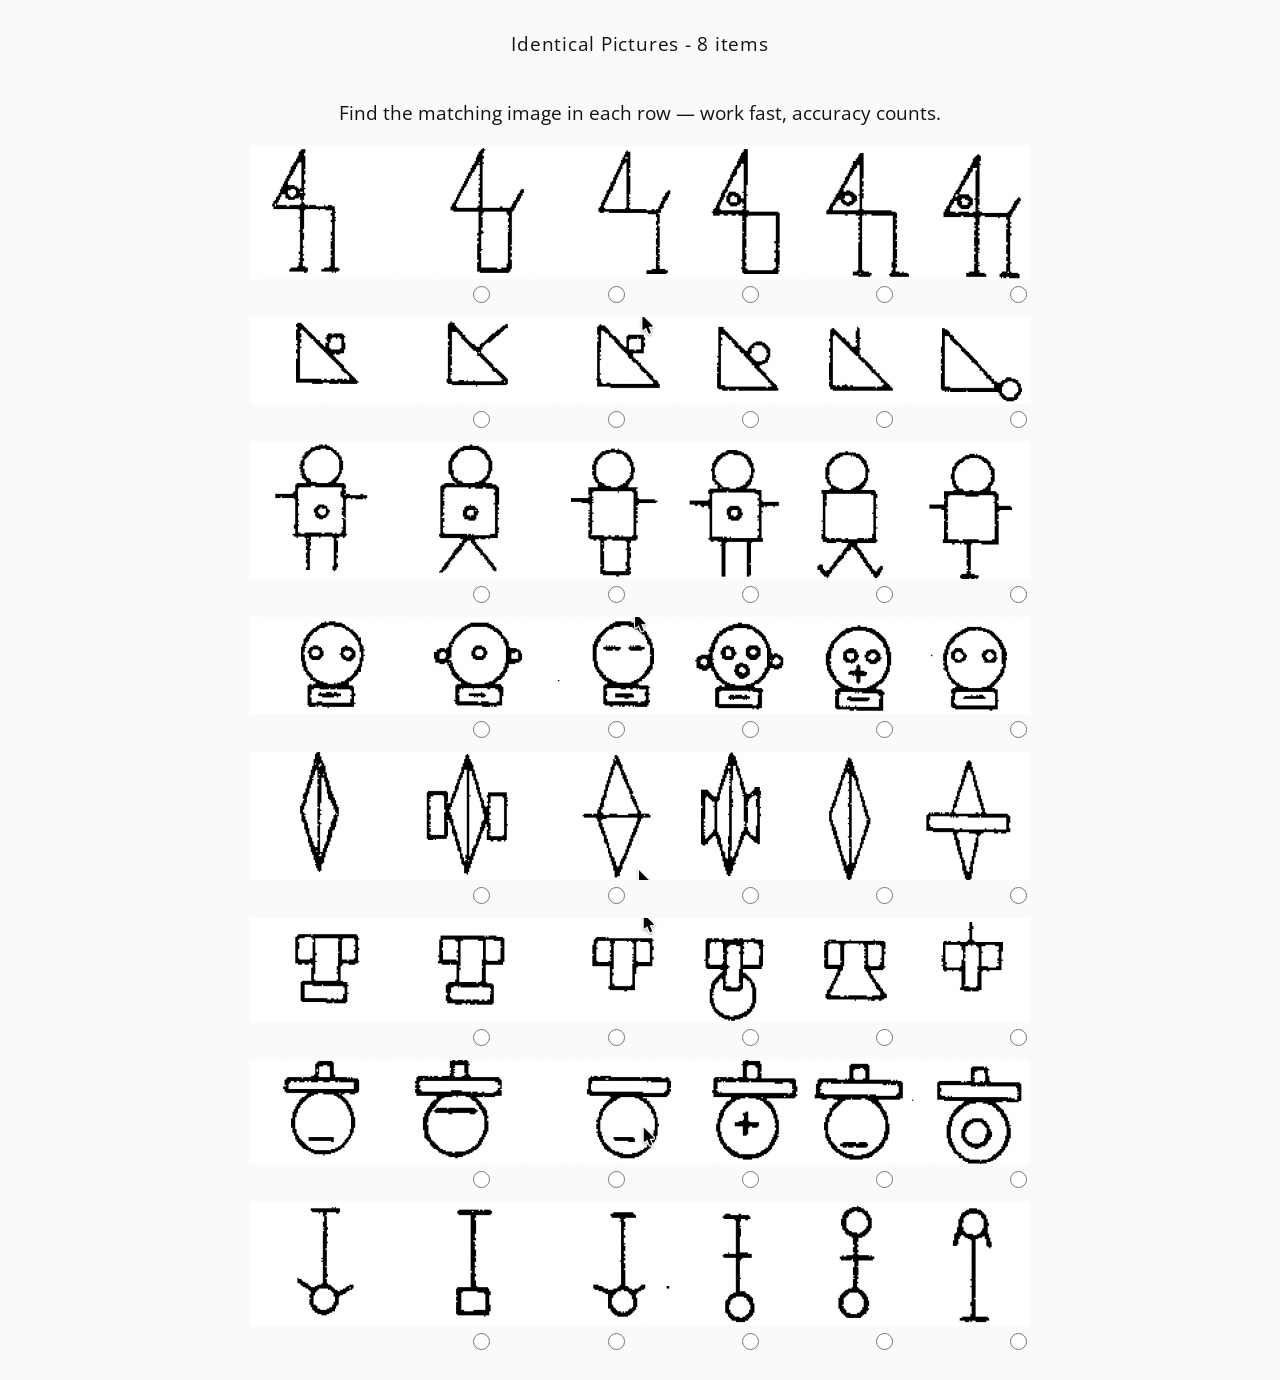
<file: tools/p3_test_hard.html>
<!doctype html>
<html lang="en">
  <head>
    <meta charset="UTF-8" />
    <title>P-3 test — hard (8 rows)</title>
    <script src="../jspsych/jspsych.js"></script>
    <script src="../jspsych/plugin-html-keyboard-response.js"></script>
    <link rel="stylesheet" href="../jspsych/jspsych.css" />
    <link rel="stylesheet" href="../css/experiment.css" />
    <style>
      #result-wrap { max-width: 40rem; margin: 3rem auto; padding: 0 1.25rem; text-align: center; }
      #result-wrap h2 { font-size: 1.25rem; }
      #result-wrap pre { text-align: left; background: #f4f4f4; padding: 1rem; border-radius: 0.5rem; overflow-x: auto; }
      #result-wrap a { display: inline-block; margin-top: 1rem; }
    </style>
  </head>
  <body></body>
  <script type="module">
    import { P3_SUBBANK } from "../stimuli/p3_bank.js";
    import { trial, session } from "../js/state.js";
    import { resetTrialBuffers } from "../js/tracking.js";
    import { createP3Block } from "../js/tasks/task_p3.js";

    window.TRIAL_BANK_FULL = [...P3_SUBBANK];
    resetTrialBuffers();
    session.trialOrdinal = 0;
    session.trialStartMs = performance.now();

    const TIER = "hard"; // change to "easy" / "mid" if you copy this file
    const task = P3_SUBBANK.find((x) => x.difficultyTier === TIER);
    // task_p3.js renders each item's .file verbatim as an <img src>; the bank
    // stores paths relative to the project root (e.g. "stimuli/ets/P3/..."),
    // but this page lives in tools/, so rewrite them relative to here.
    task.stimulus.block.items.forEach((it) => { it.file = "../" + it.file; });
    trial.currentSelection = { bankId: task.id, honestFeedback: true };

    const { p3BlockStart, p3PageNode, p3BlockEnd } = createP3Block();
    const timeline = [p3BlockStart, p3PageNode, p3BlockEnd, {
      type: jsPsychHtmlKeyboardResponse,
      stimulus: () => `
        <div id="result-wrap">
          <h2>Done — ${TIER} (${task.stimulus.block.n} rows, ${task.stimulus.limitMs}ms limit)</h2>
          <pre>${JSON.stringify(trial.currentRealPerf, null, 2)}</pre>
          <a href="javascript:location.reload()">Try again</a>
        </div>`,
      choices: "NO_KEYS",
      trial_duration: 999999,
    }];

    const jsPsych = initJsPsych();
    jsPsych.run(timeline);
  </script>
</html>
</file>
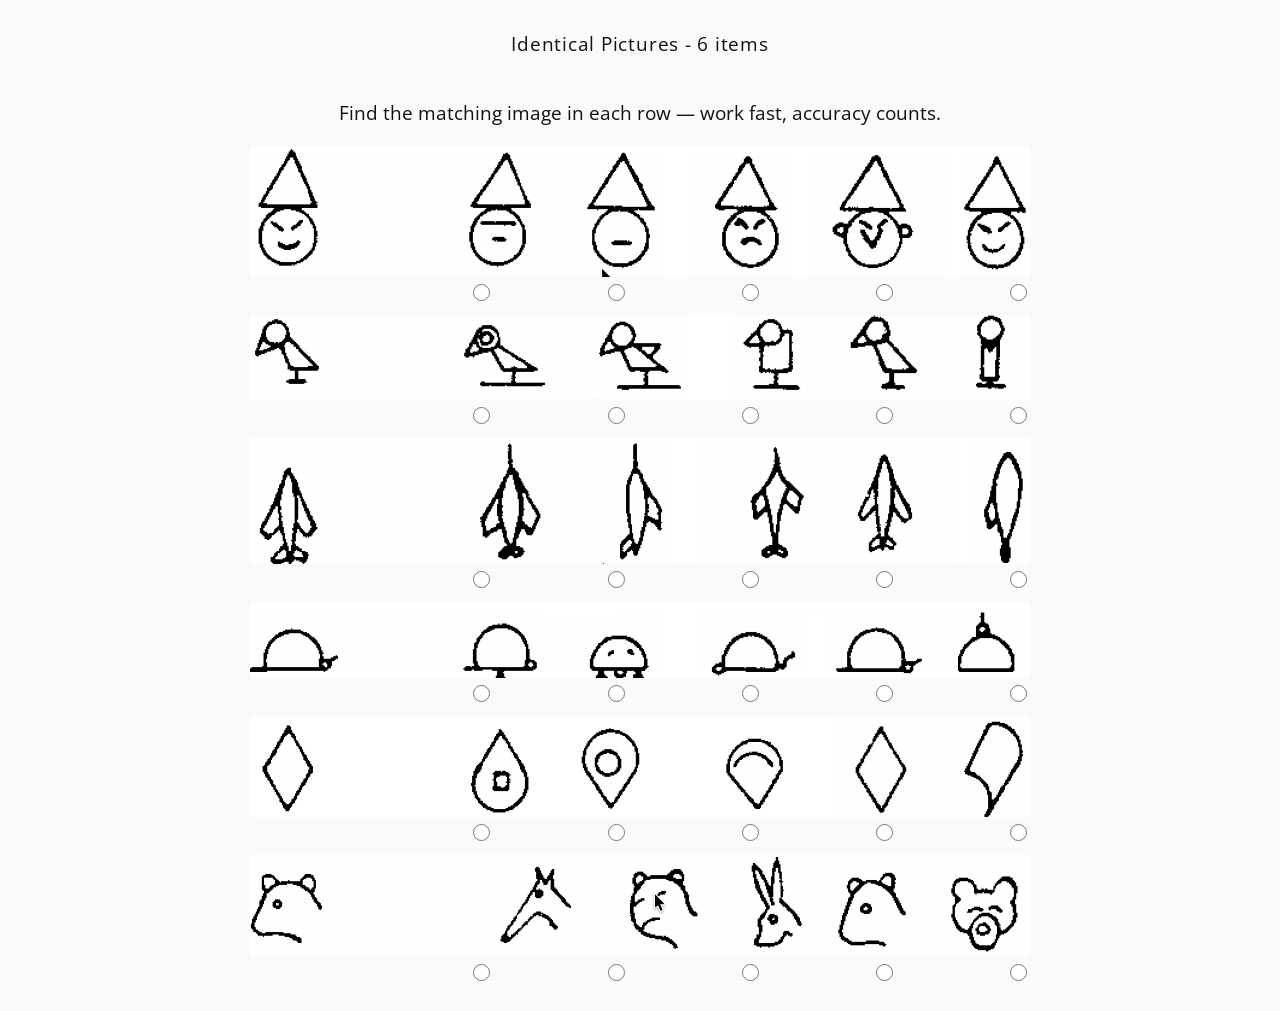
<file: tools/p3_test_mid.html>
<!doctype html>
<html lang="en">
  <head>
    <meta charset="UTF-8" />
    <title>P-3 test — mid (6 rows)</title>
    <script src="../jspsych/jspsych.js"></script>
    <script src="../jspsych/plugin-html-keyboard-response.js"></script>
    <link rel="stylesheet" href="../jspsych/jspsych.css" />
    <link rel="stylesheet" href="../css/experiment.css" />
    <style>
      #result-wrap { max-width: 40rem; margin: 3rem auto; padding: 0 1.25rem; text-align: center; }
      #result-wrap h2 { font-size: 1.25rem; }
      #result-wrap pre { text-align: left; background: #f4f4f4; padding: 1rem; border-radius: 0.5rem; overflow-x: auto; }
      #result-wrap a { display: inline-block; margin-top: 1rem; }
    </style>
  </head>
  <body></body>
  <script type="module">
    import { P3_SUBBANK } from "../stimuli/p3_bank.js";
    import { trial, session } from "../js/state.js";
    import { resetTrialBuffers } from "../js/tracking.js";
    import { createP3Block } from "../js/tasks/task_p3.js";

    window.TRIAL_BANK_FULL = [...P3_SUBBANK];
    resetTrialBuffers();
    session.trialOrdinal = 0;
    session.trialStartMs = performance.now();

    const TIER = "mid"; // change to "easy" / "hard" if you copy this file
    const task = P3_SUBBANK.find((x) => x.difficultyTier === TIER);
    // task_p3.js renders each item's .file verbatim as an <img src>; the bank
    // stores paths relative to the project root (e.g. "stimuli/ets/P3/..."),
    // but this page lives in tools/, so rewrite them relative to here.
    task.stimulus.block.items.forEach((it) => { it.file = "../" + it.file; });
    trial.currentSelection = { bankId: task.id, honestFeedback: true };

    const { p3BlockStart, p3PageNode, p3BlockEnd } = createP3Block();
    const timeline = [p3BlockStart, p3PageNode, p3BlockEnd, {
      type: jsPsychHtmlKeyboardResponse,
      stimulus: () => `
        <div id="result-wrap">
          <h2>Done — ${TIER} (${task.stimulus.block.n} rows, ${task.stimulus.limitMs}ms limit)</h2>
          <pre>${JSON.stringify(trial.currentRealPerf, null, 2)}</pre>
          <a href="javascript:location.reload()">Try again</a>
        </div>`,
      choices: "NO_KEYS",
      trial_duration: 999999,
    }];

    const jsPsych = initJsPsych();
    jsPsych.run(timeline);
  </script>
</html>
</file>
<file: css/experiment.css>
/* ---- Layout ---- */
body {
  font-family: Arial, sans-serif;
  background: #fafafa;
}

.jspsych-content.content-align-top {
  width: 100%;
  margin: 0 auto;
}
/* Override jsPsych's flex defaults — flex items default to min-width: auto,
   which lets a long unbroken string (e.g. our JSON.stringify'd debug-panel
   content, no spaces between tokens) force the whole row wider than the
   viewport in Safari even with overflow-wrap set. */
.jspsych-content-wrapper,
.jspsych-content {
  min-width: 0;
}
/* Positioning context for .debug-panel (below). .jspsych-content-wrapper
   centers itself vertically via margin: auto against the leftover space in
   body's flex column — if the panel were in-flow, growing it would shrink
   that leftover space and drag the centered text/button upward with it.
   Anchoring the panel via position: absolute keeps it fully outside that
   height calculation, so it can never move anything above it. */
.jspsych-content {
  position: relative;
}
.box {
  max-width: 51.25rem;
  margin: auto;
  padding: 2.1875rem;
  text-align: center;
}
.box p {
  font-size: 1.2;
  line-height: 1.7;
  margin: 0.625rem 0;
}
.box h1 {
  font-size: 2rem;
  margin-bottom: 2rem;
}
.box h2 {
  font-size: 1.8rem;
  margin-bottom: 2rem;
}
/* Muted fine-print below main content (consent notice, disclaimers) */
.note {
  font-size: 1rem;
  color: #4b5563;
  margin-top: 1.125rem;
}
/* Subtitle below a heading before survey sections */
.survey-intro {
  color: #4b5563;
  margin-bottom: 2.875rem;
}
/* Left-aligned variant of .box for survey/form screens */
.box-left {
  text-align: left;
}
/* Blank buffer between task and feedback screens */
.settle {
  min-height: 5rem;
}

/* ---- Prime screen ---- */
#prime-screen {
  margin: 3.75rem auto;
}

/* ---- Stage label + text (prime "prepare for the next task" /
   feedback "your response has been recorded" screens) ---- */
.stage-label {
  font-size: 1.2rem;
  text-transform: uppercase;
  letter-spacing: 0.08em;
  color: #111;
  margin-bottom: 1.375rem;
}
/* Same look as .stage-label but without the uppercase transform. */
.preparing-next-task {
  text-transform: none;
}
.stage-text {
  font-size: 2rem;
  font-weight: 600;
  color: #111;
  line-height: 1.6;
  max-width: 70rem;
  margin: 0 auto 1.875rem;
}
/* ---- Timeout popup (shown briefly on the feedback screen when a timed ---- */
/* task's limit is reached — see showTimeoutPopup in screen_helpers.js) */
.timeout-popup {
  position: fixed;
  left: 50%;
  top: 1.75rem;
  transform: translateX(-50%);
  max-width: min(90%, 35rem);
  padding: 0.875rem 1.375rem;
  background: #c0392b;
  color: #fff;
  border-radius: 0.625rem;
  text-align: center;
  font-size: 1rem;
  font-weight: 600;
  box-shadow: 0 2px 10px rgba(0, 0, 0, 0.18);
  z-index: 20;
}

/* ---- Debug panel (dev-only trial info on prime/feedback screens) ---- */
/* Toggle visibility with SHOW_DEBUG_INFO in js/state.js. */
.debug-panel {
  /* Placed via `prompt` (see prime_screen.js etc.), so it's already last in
     the DOM, after the button. position: absolute + top: 100% then anchors
     it right below .jspsych-content's real (panel-excluded) height, so it
     renders after the button without being part of the box that gets
     vertically centered — see the .jspsych-content comment above.
     This outer box is just a positioning/spacing shell — see .debug-panel-inner
     for the visible box. A scroll container's scrollHeight is defined by its
     descendants' bottom BORDER edges, never their margins, so trailing space
     after the panel has to be real padding on whichever box defines that
     bottom-most edge (this one) — margin here (or padding on body) is silently
     excluded from the scrollable area and never becomes reachable/visible. */
  position: absolute;
  top: 100%;
  left: 50%;
  transform: translateX(-50%);
  width: min(90%, 48.75rem);
  max-width: 100%;
  min-width: 0;
  margin-top: 1.75rem;
  padding-bottom: 1.75rem;
}
.debug-panel-inner {
  padding: 0.875rem 1.125rem;
  background: #f0f0f0;
  border-radius: 0.625rem;
  text-align: left;
  font-family: ui-monospace, SFMono-Regular, Menlo, Consolas, monospace;
  font-size: 0.8rem;
  line-height: 1.7;
  color: #333;
  overflow-wrap: anywhere;
  word-break: break-word;
  max-height: 40vh;
  overflow-y: auto;
}

.jspsych-btn {
  font-size: 1.2rem;
  margin-bottom: 5rem;
}

/* Pale/subtle look for a jsPsych button-response button once jsPsych disables it */
.jspsych-btn:disabled {
  background-color: #fcfcfc;
  color: #bbb;
  border-color: #e6e6e6;
  cursor: not-allowed;
}

/* ---- Task screens ---- */
#task-screen {
  max-width: 48.75rem;
  margin: 0 auto;
  padding: 1.875rem 1.25rem;
  text-align: center;
}
.task-label {
  font-size: 1.2rem;
  color: #111;
  margin-bottom: 2.5rem;
  letter-spacing: 0.04em;
}
.task-prompt {
  font-size: 2rem;
  font-weight: 600;
  margin-bottom: 1.125rem;
  color: #111;
}

/* rotation pair */
.rot-pair {
  display: flex;
  align-items: center;
  justify-content: center;
  gap: 2rem;
  margin: 1.25rem 0;
}
.rot-pair img {
  max-height: 42.5rem;
  max-width: 50rem;
}
.rot-choices {
  display: flex;
  gap: 2rem;
  justify-content: center;
  margin: 1.125rem 0 0.25rem;
}
.rot-choice-label {
  display: flex;
  align-items: center;
  gap: 0.4375rem;
  font-size: 1rem;
  color: #333;
  cursor: pointer;
}
.rot-warn {
  color: #c0392b;
  font-size: 0.8rem;
  margin-top: 0.5rem;
  display: none;
}
.rot-next-btn {
  margin-top: 0.875rem;
  padding: 0.5625rem 2rem;
  font-size: 1rem;
  background: #4a90d9;
  color: #fff;
  border: none;
  border-radius: 0.375rem;
  cursor: pointer;
}

/* ---- Feedback screen ---- */
#feedback-screen {
  max-width: 70rem;
  margin: 5rem auto;
  padding: 2.25rem 2.75rem;
  text-align: center;
}

/* ---- Emotion probe ---- */
/* Same outer margin/structure as the "About You" intake survey (.box.box-left:
   max-width 51.25rem, 2.1875rem padding, centered box but left-aligned content) so the
   two screens read consistently instead of the probe using its own narrower box. */
#probe-screen {
  max-width: 51.25rem;
  margin-top: 2.5rem;
  margin-bottom: 0;
  margin-left: auto;
  margin-right: auto;
  padding: 2.1875rem;
  text-align: left;
}
.probe-heading {
  font-size: 1.8rem;
  font-weight: 600;
  color: #111;
  margin: 0 0 1rem;
}
.probe-subtitle {
  font-size: 1.2rem;
  color: #888;
  margin: 0 0 1.375rem;
}
/* White card wrapping just the rating table, per the reference layout —
   heading/subtitle and the "none of the above" row sit outside it. */
.probe-card {
  border-radius: 0.625rem;
  padding: 1.375rem 1.75rem 0.375rem;
  /* background: #fff;
  box-shadow: 0 1px 3px rgba(0, 0, 0, 0.06); */
}

/* Table layout for emotion probe */
.probe-table {
  width: 100%;
  border-collapse: collapse;
  margin-bottom: 0.5rem;
}
.probe-th-emotion {
  width: 10rem;
}
.probe-th-col {
  text-align: center;
  padding: 0.25rem 0.375rem 0.625rem;
  min-width: 4.5rem;
}
.probe-num {
  display: block;
  font-size: 1rem;
  font-weight: 600;
  color: #222;
}
.probe-lbl {
  display: block;
  font-size: 0.8rem;
  color: #6c757d;
  font-weight: 400;
  margin-top: 0.1875rem;
  white-space: nowrap;
}
.probe-table tbody tr td {
  text-align: center;
  padding: 0.5625rem 0.375rem;
  border-top: 1px solid #e4e4e4;
}
.probe-em-label {
  text-align: left !important;
  font-size: 1rem;
  color: #222;
  text-transform: capitalize;
  padding-left: 0.25rem !important;
  padding-right: 0.75rem !important;
}
/* "Primary Emotion" / "Other Emotions (Optional)" group header rows */
.probe-section-label {
  text-align: left !important;
  font-size: 0.75rem;
  font-weight: 600;
  color: #999;
  text-transform: uppercase;
  letter-spacing: 0.06em;
  padding: 0.875rem 0.25rem 0.5rem !important;
}
.probe-table input[type="radio"] {
  width: 1rem;
  height: 1rem;
  cursor: pointer;
  accent-color: #4a90d9;
}
.probe-none-row {
  margin-top: 1.125rem;
  font-size: 0.875rem;
  color: #555;
}
.probe-none-row label {
  cursor: pointer;
  display: flex;
  align-items: center;
  gap: 0.5rem;
}

/* ---- Emotion probe v2 (checklist + expanding rating rows, probe_screen2.js) ---- */
.probe-heading-inline {
  display: flex;
  align-items: baseline;
  gap: 0.5rem;
}
.probe-optional-tag {
  font-size: 1.2rem;
  font-weight: 400;
  color: #999;
}
.probe-checklist {
  margin: 0.875rem 0 0;
}
.probe-check-row {
  display: flex;
  align-items: center;
  gap: 0.625rem;
  padding: 0.375rem 0;
  font-size: 1rem;
  color: #222;
  cursor: pointer;
}
/* Checklist controls — "select all that apply", so real checkboxes. */
.probe-check-row input[type="checkbox"] {
  width: 1rem;
  height: 1rem;
  cursor: pointer;
  accent-color: #4a90d9;
}
.probe-divider {
  border-top: 1px solid #e4e4e4;
  margin: 1.625rem 0;
}
.probe-rate-row {
  display: flex;
  align-items: center;
  gap: 1.25rem;
  width: 100%;
  margin-bottom: 1.375rem;
}
.probe-rate-label {
  /* Wide enough for the longest emotion name ("Disappointment") so it never
     overlaps/clips into the scale next to it. */
  width: 9.375rem;
  flex-shrink: 0;
  font-size: 1rem;
  font-weight: 600;
  color: #111;
}
.probe-rate-scale {
  display: flex;
  flex: 1;
  width: 100%;
}
.probe-rate-btn {
  flex: 1;
  min-width: 0;
  padding: 0.5rem 0.25rem;
  background: #fff;
  border: 1px solid #ddd;
  border-left: none;
  cursor: pointer;
  font-family: inherit;
  text-align: center;
}
.probe-rate-scale .probe-rate-btn:first-child {
  border-left: 1px solid #ddd;
  border-top-left-radius: 0.375rem;
  border-bottom-left-radius: 0.375rem;
}
.probe-rate-scale .probe-rate-btn:last-child {
  border-top-right-radius: 0.375rem;
  border-bottom-right-radius: 0.375rem;
}
.probe-rate-num {
  display: block;
  font-size: 0.9375rem;
  font-weight: 600;
  color: #222;
}
.probe-rate-lbl {
  display: block;
  font-size: 0.625rem;
  color: #888;
  margin-top: 0.125rem;
  white-space: nowrap;
}
.probe-rate-btn:hover {
  background: #f5f5f5;
}
.probe-rate-btn.selected {
  background: #222;
  border-color: #222;
}
.probe-rate-btn.selected .probe-rate-num,
.probe-rate-btn.selected .probe-rate-lbl {
  color: #fff;
}

/* ---- Emotion probe v3 (big/small toggle buttons, probe_screen3.js) ---- *
   Unlike v1/v2, v3 skips the content-align-top opt-in (see probe_screen3.js)
   so its outer box falls back to jsPsych's own default: a shrink-to-fit
   box centered via margin:auto inside .jspsych-content-wrapper. These rules
   center everything INSIDE that box too — scoped to .probe-screen-v3 so
   v1/v2 (which still want left-aligned content) are unaffected. */
#probe-screen.probe-screen-v3 {
  text-align: center;
  margin-left: auto;
  margin-right: auto;
}
.probe-screen-v3 .probe-heading-inline {
  justify-content: center;
}
.probe-screen-v3 .probe3-grid {
  justify-content: center;
}
/* Primary emotion row (5 buttons) must stay on one line — shrink the
   buttons (flex-shrink already allows this via .probe3-btn-large's
   `flex: 1 1 8.75rem`) instead of letting the 5th one wrap onto its own
   full-width row. Compound selector (not source order) beats .probe3-grid's
   own flex-wrap:wrap below, which is equal specificity and comes later. */
.probe3-grid.probe3-grid-primary {
  flex-wrap: nowrap;
}
.probe3-grid {
  display: flex;
  flex-wrap: wrap;
  gap: 0.75rem;
  margin: 0.875rem 0 4rem;
}
.probe3-btn {
  font-family: inherit;
  cursor: pointer;
  background: #fff;
  border: 1px solid #ddd;
  border-radius: 0.625rem;
  color: #222;
  text-transform: capitalize;
}
.probe3-btn:hover {
  background: #f5f5f5;
}
.probe3-btn.selected {
  background: #222;
  border-color: #222;
  color: #fff;
}
.probe3-btn-large {
  flex: 1 1 8.75rem;
  padding: 1.375rem 0.625rem;
  font-size: 1.2rem;
  font-weight: 600;
}
.probe3-btn-small {
  flex: 0 1 auto;
  padding: 0.625rem 1.125rem;
  font-size: 1rem;
  font-weight: 500;
}

/* Legacy row layout — used by post-study survey */
.probe-row {
  display: flex;
  align-items: center;
  margin-bottom: 0.875rem;
}
.probe-label {
  width: 9.375rem;
  font-size: 0.9375rem;
  color: #444;
  flex-shrink: 0;
  text-align: right;
  padding-right: 1rem;
  text-transform: capitalize;
}
.probe-radios {
  flex: 1;
}
.probe-radio-options {
  display: flex;
  gap: 0.375rem;
}
.probe-radio-label {
  display: flex;
  flex-direction: column;
  align-items: center;
  font-size: 0.8125rem;
  gap: 0.125rem;
  cursor: pointer;
}
.probe-anchors {
  display: flex;
  justify-content: space-between;
  font-size: 0.6875rem;
  color: #aaa;
  margin: 0.25rem 0 0;
}

/* ---- Heatmap ---- */
.heatmap-container {
  position: relative;
  margin: 1.25rem auto 3.75rem;
  border: 2px solid #333;
  background: white;
  overflow: hidden;
}

/* ---- Webcam preview ---- */
#webcam-status {
  color: #aaa;
  font-size: 0.8125rem;
  margin-top: 0.5rem;
}
.webcam-preview {
  width: 35rem;
  height: 26.25rem;
  display: block;
  margin: 1.125rem auto 0.375rem;
  border-radius: 0.5rem;
  background: #111;
  transform: scaleX(-1); /* mirror so it feels like looking in a mirror */
  object-fit: cover;
}

/* ---- Task instructions line (shown below stimulus, above input) ---- */
.task-instructions {
  font-size: 1.2rem;
  color: #111;
  margin: 0.625rem 0 1.125rem;
}

/* ---- Figure Series arrow sequence ---- */
.fs-sequence {
  margin: 1.125rem auto 0.625rem;
  max-width: 42.5rem;
}

/* ---- Matrix Reasoning image ---- */
.mr-image {
  max-width: 32.5rem;
  max-height: 23.75rem;
  display: block;
  margin: 1rem auto;
}
.mr-options {
  font-size: 1rem;
  color: #666;
  margin: 0.375rem 0 0.75rem;
  letter-spacing: 0.06em;
}

/* ---- IQA 2AFC image pair ---- */
.iqa-pair {
  display: flex;
  align-items: flex-start;
  justify-content: center;
  gap: 1.75rem;
  margin: 1rem 0 0.625rem;
}
.iqa-side {
  display: flex;
  flex-direction: column;
  align-items: center;
}
.iqa-img {
  max-width: 44rem;
  max-height: 40.25rem;
  display: block;
}
.iqa-img-label {
  font-size: 0.875rem;
  color: #888;
  margin-top: 0.375rem;
}

/* ---- CF-1 Hidden Figures (key strip + pattern) ---- *
   Keys and the pattern image are rendered at native pixel size and both
   live inside .cf1-stimulus, which task_cf1.js shrinks as ONE unit (via
   `zoom`, computed on_load) if the pair is wider than the screen — so a
   key is always exactly the same size as its match in the pattern, at
   whatever scale, see cf1_subbank.js STIMULI note. */
.cf1-stimulus {
  width: fit-content;
  margin: 0 auto;
  max-width: 100%;
}
.cf1-keys {
  display: flex;
  justify-content: center;
  gap: 1.25rem;
  margin: 0.5rem auto 1.25rem;
}
.cf1-key {
  display: flex;
  flex-direction: column;
  align-items: center;
  flex: 0 0 auto;
}
.cf1-key img {
  display: block;
}
.cf1-key-letter {
  font-size: 0.9375rem;
  font-weight: 600;
  color: #333;
  margin-top: 0.25rem;
}
.cf1-grid {
  display: flex;
  justify-content: center;
  margin: 0.5rem auto 1.25rem;
}
.cf1-grid img {
  display: block;
}
.cf1-radios {
  display: flex;
  justify-content: center;
  gap: 1.75rem;
  margin: 0.5rem 0 1.25rem;
}
.cf1-radio-label {
  display: flex;
  flex-direction: column;
  align-items: center;
  gap: 0.375rem;
  font-size: 1.2rem;
  font-weight: 600;
  color: #333;
  cursor: pointer;
}
.cf1-radio-label input[type="radio"] {
  width: 1.125rem;
  height: 1.125rem;
  cursor: pointer;
  accent-color: #4a90d9;
}

/* ---- P-3 Identical Pictures (stacked rows, right-justified) ---- */
.p3-block {
  display: flex;
  flex-direction: column;
  gap: 0.875rem;
  margin: 0.75rem auto 0;
  width: 100%;
}

.p3-row {
  display: flex;
  flex-direction: column;
  width: 100%;
}
.p3-row-image {
  width: 100%;
  display: flex;
  justify-content: flex-end; /* right-justify within the row */
}
.p3-row-image img {
  display: block;
  max-width: none;
}
.p3-row-radios {
  display: flex;
  justify-content: space-between;
  margin-top: 0.25rem;
  align-self: flex-end; /* width is set in JS to match the rendered image */
}
.p3-radio-label {
  display: flex;
  justify-content: center;
  cursor: pointer;
}
.p3-radio-label input[type="radio"] {
  width: 1.0625rem;
  height: 1.0625rem;
  cursor: pointer;
  accent-color: #4a90d9;
}

/* ---- Survey intake ---- */
.intake-section {
  margin-bottom: 2.875rem;
  text-align: left;
}
.intake-section h3 {
  font-size: 1.25rem;
  font-weight: 700;
  color: #111;
  margin-bottom: 0.3125rem;
}
.intake-section p {
  font-size: 1.0625rem;
  color: #444;
  margin-bottom: 0.625rem;
}
</file>
